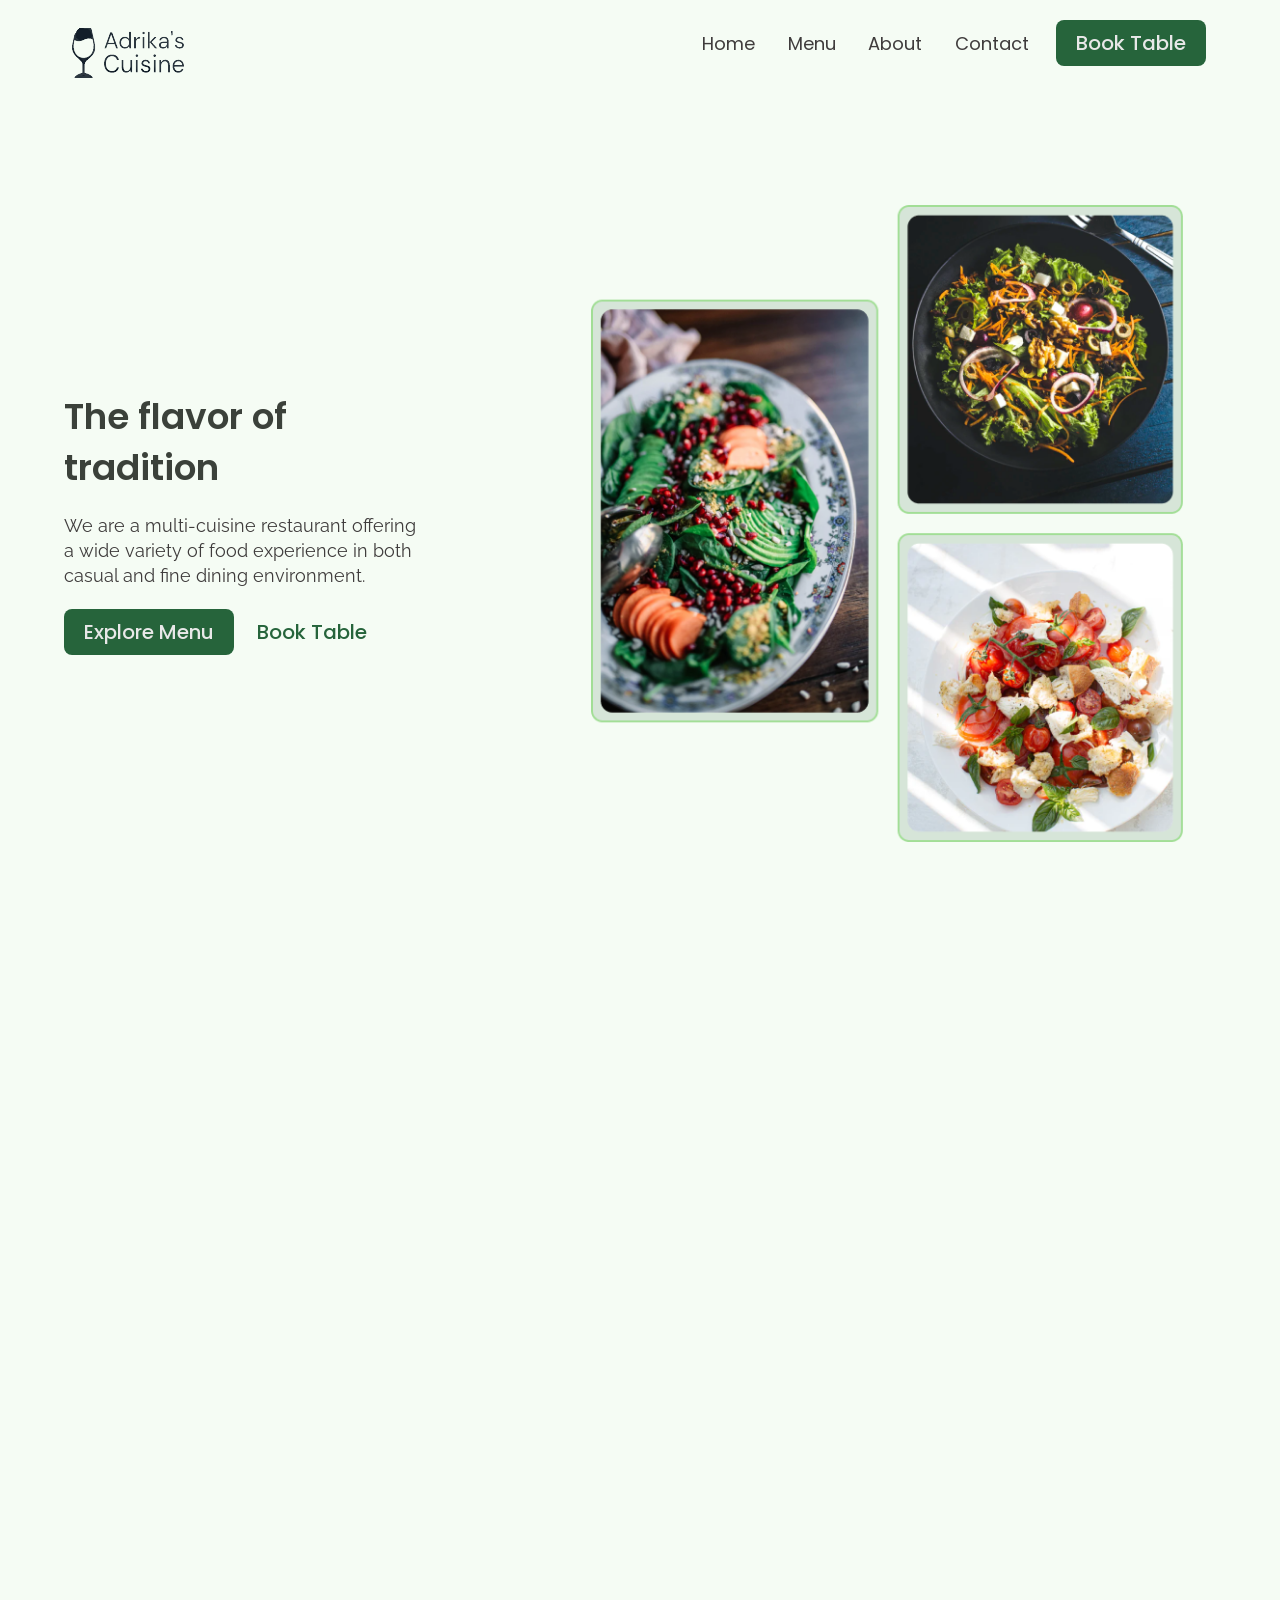
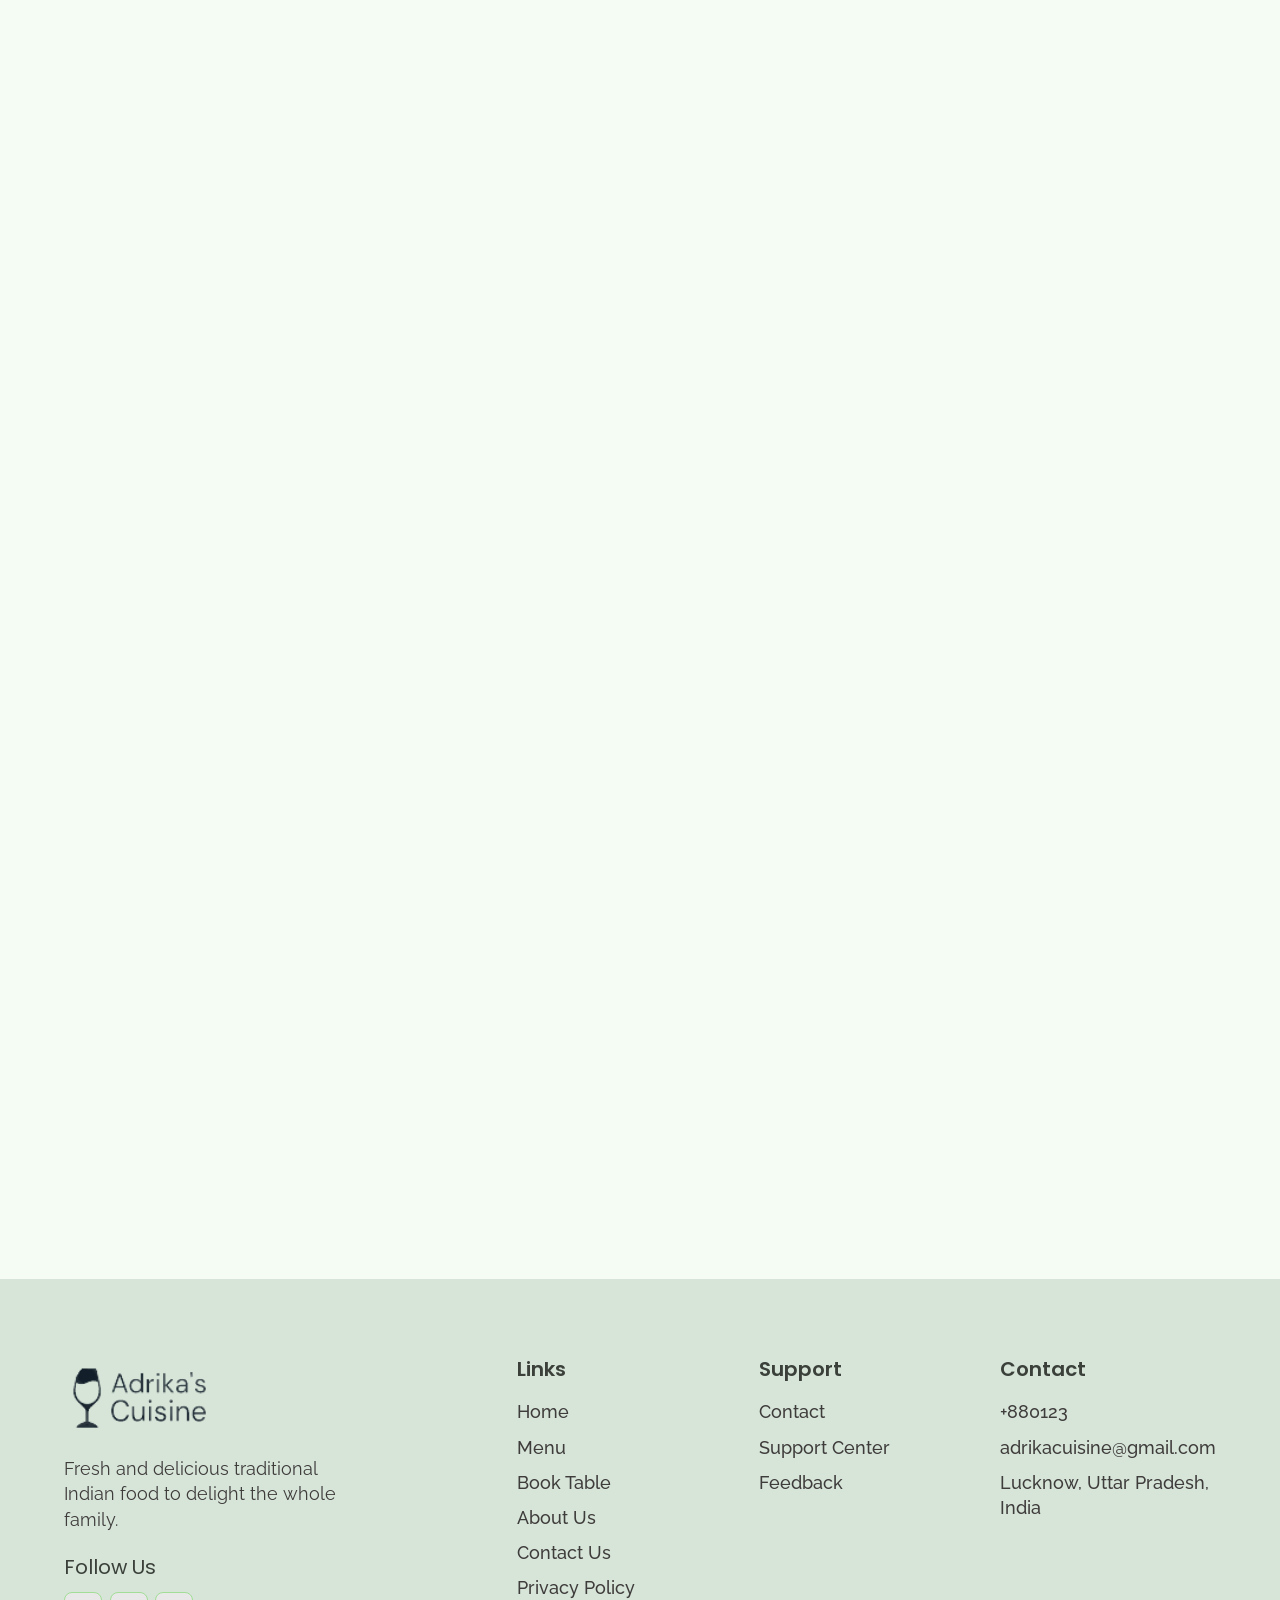
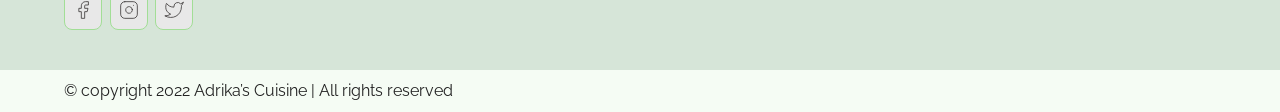
<file: index.html>
<!DOCTYPE html>
<html lang="en">
<head>
    <meta charset="UTF-8">
    <meta http-equiv="X-UA-Compatible" content="IE=edge">
    <meta name="viewport" content="width=device-width, initial-scale=1.0">
    <title>Adrika's Cuisine</title>
    <link rel="stylesheet" href="./reset.css">
    <link rel="stylesheet" href="./globalStyles.css">
    <link rel="stylesheet" href="./components.css">
    <link rel="shortcut icon" href="./images/favicon.ico" type="image/x-icon">
    <!-- aos css -->
    <link rel="stylesheet" href="https://unpkg.com/aos@next/dist/aos.css" />
    <link rel="stylesheet" href="./home.css">

</head>

<body>
    <!-- Nav section -->
    <div class="nav">
        <div class="container">
            <div class="nav__wrapper">
                <a href="./index.html" class="logo">
                    <img src="./images/logo11.png" alt="Adrika's Cuisine">
                </a>
                <nav>
                    <div class="nav__icon">
                        <svg
                         xmlns="http://www.w3.org/2000/svg"
                         width="24"
                         height="24"
                         viewBox="0 0 24 24"
                         fill="none"
                         stroke="currentColor"
                         stroke-width="2"
                         stroke-linecap="round"
                         stroke-linejoin="round">
                         <line x1="3" y1="12" x2="21" y2="12" />
                         <line x1="3" y1="6" x2="21" y2="6" />
                         <line x1="3" y1="18" x2="21" y2="18" />
                        </svg>
                    </div>
                    <div class="nav__bgOverlay"></div>
                    <ul class="nav__list">
                        <div class="nav__close">
                            <svg 
                                xmlns="http://www.w3.org/2000/svg"
                                width="24"
                                height="24"
                                viewBox="0 0 24 24"
                                fill="none"
                                stroke="currentColor"
                                stroke-width="2"
                                stroke-linecap="round"
                                stroke-linejoin="round">
                                <line x1="18" y1="6" x2="6" y2="18" />
                                <line x1="6" y1="6" x2="18" y2="18" />
                            </svg>
                        </div>
                        <div class="nav__list__wrapper">
                            <li><a href="./index.html" class="nav__link">Home</a></li>
                            <li><a href="./menu.html" class="nav__link">Menu</a></li>
                            <li><a href="./about.html" class="nav__link">About</a></li>
                            <li><a href="./contact.html" class="nav__link">Contact</a></li>
                            <li><a href="./booking.html" class="btn primary-btn">Book Table</a></li>
                        </div>
                    </ul>
                </nav>
            </div>
        </div>
    </div>
    <!-- End Nav section -->
    
    <!-- Hero Section -->
    <section id="hero">
        <div class="container">
            <div class="hero__wrapper">
                <div class="hero__left" data-aos="fade-left">
                    <div class="hero__left__wrapper">
                        <h1 class="hero__heading">The flavor of tradition</h1>
                        <p class="hero__info">We are a multi-cuisine restaurant offering a wide variety of food experience in both casual and fine dining environment.</p>
                        <div class="button__wrapper">
                            <a href="#" class="btn primary-btn">Explore Menu</a>
                            <a href="#" class="btn">Book Table</a>
                        </div>
                    </div>
                </div>
                <div class="hero__right" data-aos="fade-right">
                    <div class="hero__imgWrapper">
                        <img src="./images/heroImg.png" alt="food img">
                    </div>
                </div>
            </div>
        </div>
    </section>
    <!-- End Hero Section -->

    <!-- Store Info Section -->
    <section id="storeInfo" data-aos="fade-up">
        <div class="container">
            <div class="storeInfo__wrapper">
                <div class="storeInfo__item">
                    <div class="storeInfo__icon">
                        <img src="./images/wall-clock-icon.svg" alt="icon">
                    </div>
                    <h3 class="storeInfo__title">
                        10 AM - 7 PM
                    </h3>
                    <p class="storeInfo__text">
                        Opening Hour
                    </p>
                </div>
                <div class="storeInfo__item">
                    <div class="storeInfo__icon">
                        <img src="./images/address-icon.svg" alt="icon">
                    </div>
                    <h3 class="storeInfo__title">
                        Lucknow, Uttar Pradesh
                    </h3>
                    <p class="storeInfo__text">
                        Address
                    </p>
                </div>
                <div class="storeInfo__item">
                    <div class="storeInfo__icon">
                        <img src="./images/phone-icon.svg" alt="icon">
                    </div>
                    <h3 class="storeInfo__title">
                        +88012434
                    </h3>
                    <p class="storeInfo__text">
                        Call Now
                    </p>
                </div>
            </div>
        </div>
    </section>
    <!-- End Store Info Section -->

    <!-- Our Specials Section -->
    <section id="ourSpecials">
        <div class="container">
            <div class="ourSpecials__wrapper">
                <div class="ourSpecials__left" data-aos="fade-right">
                    <div class="ourSpecials__item">
                        <div class="ourSpecials__item__img">
                            <img src="./images/food-3.png" alt="food img">
                        </div>
                        <h2 class="ourSpecials__item__title">Sweet Potato Fries Bowl</h2>
                        <h3 class="ourSpecials__item__price">$18</h3>
                        <div class="ourSpecials__item__stars">
                            <img src="./images/3star.png" alt="3stars">
                        </div>
                        <p class="ourSpecials__item__text">
                            These Sweet Potato Fries bowl are a glorious, messy plate of goodness. Crispy sweet potato fries loaded with lots of fresh summer vegetables and a lime ranch. By adding a seasoning blend with chipotle powder, garlic, and onion, these spicy sweet potato fries are full of flavor.
                        </p>
                    </div>
                    <div class="ourSpecials__item">
                        <div class="ourSpecials__item__img">
                            <img src="./images/food-1.png" alt="food img">
                        </div>
                        <h2 class="ourSpecials__item__title">Vegan Salad Bowl</h2>
                        <h3 class="ourSpecials__item__price">$18</h3>
                        <div class="ourSpecials__item__stars">
                            <img src="./images/3star.png" alt="3stars">
                        </div>
                        <p class="ourSpecials__item__text">
                            Vegan salad bowl are immensely satisfying with any combination of whole grains, pulses, noodles, raw or cooked fruits, and veggies all topped off with a delicious sauce or dressing – each bite is an explosion of flavors and textures.
                        </p>
                    </div>
                </div>
                <div class="ourSpecials__right" data-aos="fade-left">
                    <h2 class="ourSpecials__title">Our Specials</h2>
                    <p class="ourSpecials__text">
                        All of our food is prepared daily at our restaurants to ensure the highest quality, freshest meals are delivered to our customers
                    </p>
                    <a href="./booking.html" class="btn primary-btn">Book Table</a>
                </div>
            </div>
        </div>
    </section>
    <!-- End Our Specials Section -->

    <!-- Top Dishes -->
    <section id="dishGrid" data-aos="fade-up">
        <div class="container">
            <h2 class="dishGrid__title">
                Top Dishes
            </h2>
            <div class="dishGrid__wrapper">
                <div class="dishGrid__item">
                    <div class="dishGrid__item__img">
                        <img src="./images/food-1.png" alt="food img">
                    </div>
                    <div class="dishGrid__item__info">
                        <h3 class="dishGrid__item__title">
                            Vegan Salad Bowl
                        </h3>
                        <h3 class="dishGrid__item__price">$13</h3>
                        <div class="dishGrid__item__stars">
                            <img src="./images/3star.png" alt="3 stars">
                        </div>
                    </div>
                </div>
                <div class="dishGrid__item">
                    <div class="dishGrid__item__img">
                        <img src="./images/food-2.png" alt="food img">
                    </div>
                    <div class="dishGrid__item__info">
                        <h3 class="dishGrid__item__title">
                            Vegan Pesto Zoodles
                        </h3>
                        <h3 class="dishGrid__item__price">$13</h3>
                        <div class="dishGrid__item__stars">
                            <img src="./images/3star.png" alt="3 stars">
                        </div>
                    </div>
                </div>
                <div class="dishGrid__item">
                    <div class="dishGrid__item__img">
                        <img src="./images/food-7.png" alt="food img">
                    </div>
                    <div class="dishGrid__item__info">
                        <h3 class="dishGrid__item__title">
                            Hot Green Bowl
                        </h3>
                        <h3 class="dishGrid__item__price">$13</h3>
                        <div class="dishGrid__item__stars">
                            <img src="./images/3star.png" alt="3 stars">
                        </div>
                    </div>
                </div>
            </div>
        </div>
    </section>
    <!-- End Top Dishes -->

    <!-- Discount Section -->
    <section id="discount" data-aos="fade-up">
        <div class="container">
            <div class="discount__wrapper">
                <div class="discount__images">
                    <div class="discount__img1">
                        <img src="./images/food-5.png" alt="food img">
                    </div>
                    <div class="discount__img2">
                        <img src="./images/food-4.png" alt="food img">
                    </div>
                    <div class="discount__img3">
                        <img src="./images/food-3.png" alt="food img">
                    </div>
                </div>
                <div class="discount__info">
                    <h3 class="discount__text">20% OFF</h3>
                    <h3 class="discount__title">On our Popular Dishes</h3>
                    <h3 class="discount__price">
                        <span class="discount__oldPrice">$45</span>
                        <span class="discount__newPrice">$35</span>
                    </h3>
                    <div class="discount__stars">
                        <img src="./images/3star.png" alt="3 stars">
                    </div>
                    <a href="./booking.html" class="btn primary-btn">Book Table</a>
                </div>
            </div>
        </div>
    </section>
    <!-- End of Discount Section -->

    <!-- Events Media section -->
    <section id="eventsMedia" data-aos="fade-up">
        <div class="container">
            <div class="eventsMedia__wrapper">
                <div class="eventsMedia__1">
                    <img src="./images/eventsMedia1.png" alt="events">
                    <a href="#" class="eventsMedia__1__playButton">
                        <img src="./images/playIcon.svg" alt="play button">
                    </a>
                </div>
                <div class="eventsMedia__2">
                    <img src="./images/eventsMedia2.png" alt="events">
                </div>
            </div>
        </div>
    </section>
    <!-- End of Events Media section -->

    <!-- Events Info section -->
    <section id="eventsInfo">
        <div class="container">
            <div class="eventsInfo__wrapper">
                <div class="eventsInfo__left">
                    <div class="eventsInfo__item" data-aos="fade-right">
                        <div class="eventsInfo__item__img">
                            <img src="./images/event-corporate.png" alt="events">
                        </div>
                        <div class="eventsInfo__item__info">
                            <h2 class="eventsInfo__item__title">Corporate Events</h2>
                            <p class="eventsInfo__item__text">
                                Adrika's Cuisine is the perfect venue for your corporate events. We specialize in private parties.
                            </p>
                        </div>
                    </div>
                    <div class="eventsInfo__item" data-aos="fade-right">
                        <div class="eventsInfo__item__img">
                            <img src="./images/event-weedings.png" alt="events">
                        </div>
                        <div class="eventsInfo__item__info">
                            <h2 class="eventsInfo__item__title">Weddings</h2>
                            <p class="eventsInfo__item__text">
                                Adrika's Cuisine offers an intimately unique wedding experience set in a spectacular setting that is sophisticated and comfortable.
                            </p>
                        </div>
                    </div>
                </div>
                <div class="eventsInfo__right"  data-aos="fade-up">
                    <h2 class="eventsInfo__title">
                        Book For Events
                    </h2>
                    <p class="eventsInfo__text">
                        Book your private event or corporate function at Adrika's cuisine to experience a truly unique experience.
                    </p>
                    <a href="./contact.html" class="btn primary-btn">Contact Now</a>
                </div>
            </div>
        </div>
    </section>
    <!-- End of Events Info section -->

    <!-- Why us section -->
    <section id="whyUs">
        <div class="container">
            <div class="whyUs__wrapper">
                <div class="whyUs__left" data-aos="fade-right">
                    <h2 class="whyUs__title">Why Choose Our Food</h2>
                    <p class="whyUs__text">
                        Quality of Service, Food, Ambiance, and Value of Money are the primary elements for choosing a restaurant. Adrika's Cuisine is one of the most exquisite fine-dining restaurant in Lucknow with a captivating view of the City of Nawabs, perfect ambiance, and scrumptious food.
                    </p>
                </div>
                <div class="whyUs__right" data-aos="fade-left">
                    <div class="whyUs__items__wrapper">
                        <div class="whyUs__item">
                            <div class="whyUs__item__icon">
                                <img src="./images/whyUs-icon1.svg" alt="quality food">
                            </div>
                            <p class="whyUs__item__text">Quality Food</p>
                        </div>
                        <div class="whyUs__item">
                            <div class="whyUs__item__icon">
                                <img src="./images/whyUs-icon2.svg" alt="classical taste">
                            </div>
                            <p class="whyUs__item__text">Classical Taste</p>
                        </div>
                        <div class="whyUs__item">
                            <div class="whyUs__item__icon">
                                <img src="./images/whyUs-icon3.svg" alt="Skilled Chef">
                            </div>
                            <p class="whyUs__item__text">Skilled Chef</p>
                        </div>
                        <div class="whyUs__item">
                            <div class="whyUs__item__icon">
                                <img src="./images/whyUs-icon4.svg" alt="Best Service">
                            </div>
                            <p class="whyUs__item__text">Best Service</p>
                        </div>
                    </div>
                </div>
            </div>
        </div>
    </section>
    <!-- End of Why us section -->

    <!-- Testimonial section -->
    <section id="testimonial">
        <div class="container">
            <div class="testimonial__wrapper">
                <h2 class="testimonial__title" data-aos="fade-up">What Our Customers Say</h2>
                <div class="testimonial__items__wrapper">
                    <div class="testimonial__item" data-aos="fade-right">
                        <div class="testimonial__item__img">
                            <img src="./images/testimonial_img1.jpg" alt="Shreya">
                        </div>
                        <div class="testimonial__item__info">
                            <h3 class="testimonial__item__name">Shreya</h3>
                            <div class="testimonial__item__stars">
                                <img src="./images/3star.png" alt="stars">
                            </div>
                            <p class="testimonial__item__text">
                                “Visited Adrika’s Cuisine with friends last Sunday. Really lovely meal and very warm welcome – we would recommend this lovely restaurant and will try to go back again”
                            </p>
                        </div>
                    </div>
                    <div class="testimonial__item" data-aos="fade-left">
                        <div class="testimonial__item__img">
                            <img src="./images/testimonial_img2.jpg" alt="Anaya">
                        </div>
                        <div class="testimonial__item__info">
                            <h3 class="testimonial__item__name">Anaya</h3>
                            <div class="testimonial__item__stars">
                                <img src="./images/3star.png" alt="stars">
                            </div>
                            <p class="testimonial__item__text">
                                “From start to finish, it was a lovely experience. Hostess was very pleasant, wait staff John was wonderful and attentive, food was plentiful and delicious, and the desserts were out of this world”
                            </p>
                        </div>
                    </div>
                    <div class="testimonial__item" data-aos="fade-right">
                        <div class="testimonial__item__img">
                            <img src="./images/testimonial_img3.jpg" alt="Dityaa">
                        </div>
                        <div class="testimonial__item__info">
                            <h3 class="testimonial__item__name">Dityaa</h3>
                            <div class="testimonial__item__stars">
                                <img src="./images/3star.png" alt="stars">
                            </div>
                            <p class="testimonial__item__text">
                                “A warm and friendly welcome with fantastic customer service. Always great, tasty food served piping hot- just the way we love it . Would definitely recommend. We have been visiting this place repeatedly and it's consistently exceeded our expectations”
                            </p>
                        </div>
                    </div>
                    <div class="testimonial__item" data-aos="fade-left">
                        <div class="testimonial__item__img">
                            <img src="./images/testimonial_img4.jpg" alt="Nitara">
                        </div>
                        <div class="testimonial__item__info">
                            <h3 class="testimonial__item__name">Nitara</h3>
                            <div class="testimonial__item__stars">
                                <img src="./images/3star.png" alt="stars">
                            </div>
                            <p class="testimonial__item__text">
                                “I would just like to say thank you for the excellent service we received in your restaurant last night. Although the place was very busy we still had an excellent time and really appreciated the live entertainment too!”
                            </p>
                        </div>
                    </div>
                </div>
            </div>
        </div>
    </section>
    <!-- End Testimonial section -->

    <!-- Newsletter section -->
    <section id="newsletter" data-aos="fade-up">
        <div class="container">
            <div class="newsletter__wrapper">
                <div class="newsletter__info">
                    <h3 class="newsletter__title">Join Our Newsletter</h3>
                    <p class="newsletter__text">Get notified with the latest news and recent offers from the “Adrika’s Cuisine”</p>
                </div>
                <div class="newsletter__form">
                    <form>
                        <label for="email">
                            <input type="email" placeholder="Your Email Address">
                        </label>
                        <button type="submit">Join</button>
                    </form>
                </div>
            </div>
        </div>
    </section>
    <!-- End Newsletter section -->

    <!-- Footer -->
    <footer>
        <div class="container">
            <div class="footer__wrapper">
                <div class="footer__col1">
                    <div class="footer__logo">
                        <img src="./images/logo11.png" alt="Adrika's Cuisine">
                    </div>
                    <p class="footer__desc">
                      Fresh and delicious traditional Indian food to delight the whole family.
                    </p>
                    <div class="footer__socials">
                        <h4 class="footer__socials__title">Follow Us</h4>
                        <ol>
                            <li>
                                <a href="#">
                                    <svg xmlns="http://www.w3.org/2000/svg"
                                        width="24"
                                        height="24"
                                        viewBox="0 0 24 24"
                                        fill="none"
                                        stroke="currentColor"
                                        stroke-width="1"
                                        stroke-linecap="round"
                                        stroke-linejoin="round"
                                    >
                                        <path d="M18 2h-3a5 5 0 0 0-5 5v3H7v4h3v8h4v-8h3l1-4h-4V7a1 1 0 0 1 1-1h3z" />
                                    </svg>
                                </a>
                            </li>
                            <li>
                                <a href="#">
                                    <svg
                                          xmlns="http://www.w3.org/2000/svg"
                                          width="24"
                                          height="24"
                                          viewBox="0 0 24 24"
                                          fill="none"
                                          stroke="currentColor"
                                          stroke-width="1"
                                          stroke-linecap="round"
                                          stroke-linejoin="round"
                                    >
                                          <rect x="2" y="2" width="20" height="20" rx="5" ry="5" />
                                          <path d="M16 11.37A4 4 0 1 1 12.63 8 4 4 0 0 1 16 11.37z" />
                                          <line x1="17.5" y1="6.5" x2="17.51" y2="6.5" />
                                    </svg>
                                </a>
                            </li>
                            <li>
                                <a href="#">
                                    <svg
                                      xmlns="http://www.w3.org/2000/svg"
                                      width="24"
                                      height="24"
                                      viewBox="0 0 24 24"
                                      fill="none"
                                      stroke="currentColor"
                                      stroke-width="1"
                                      stroke-linecap="round"
                                      stroke-linejoin="round"
                                    >
                                      <path d="M23 3a10.9 10.9 0 0 1-3.14 1.53 4.48 4.48 0 0 0-7.86 3v1A10.66 10.66 0 0 1 3 4s-4 9 5 13a11.64 11.64 0 0 1-7 2c9 5 20 0 20-11.5a4.5 4.5 0 0 0-.08-.83A7.72 7.72 0 0 0 23 3z" />
                                    </svg>
                                </a>
                            </li>
                        </ol>
                    </div>
                </div>
                <div class="footer__col2">
                    <h3 class="footer__text__title">
                        Links
                    </h3>
                    <ol class="footer__text">
                        <li>
                            <a href="./index.html">Home</a>
                        </li>
                        <li>
                            <a href="./menu.html">Menu</a>
                        </li>
                        <li>
                            <a href="./booking.html">Book Table</a>
                        </li>
                        <li>
                            <a href="./about.html">About Us</a>
                        </li>
                        <li>
                            <a href="./contact.html">Contact Us</a>
                        </li>
                        <li>
                            <a href="#">Privacy Policy</a>
                        </li>
                    </ol>
                </div>
                <div class="footer__col3">
                    <h3 class="footer__text__title">
                        Support
                    </h3>
                    <ol class="footer__text">
                        <li>
                            <a href="./contact.html">Contact</a>
                        </li>
                        <li>
                            <a href="#">Support Center</a>
                        </li>
                        <li>
                            <a href="#">Feedback</a>
                        </li>
                    </ol>
                </div>
                <div class="footer__col4">
                    <h3 class="footer__text__title">
                        Contact
                    </h3>
                    <ol class="footer__text">
                        <li>
                            <a href="tel:+880123">+880123</a>
                        </li>
                        <li>
                            <a href="mailto:adrikacuisine@gmail.com">adrikacuisine@gmail.com</a>
                        </li>
                        <li>
                            <a href="#">Lucknow, Uttar Pradesh, India</a>
                        </li>
                    </ol>
                </div>
            </div>
        </div>
    </footer>
    <div id="copyright">
        <div class="container">
            <p class="copyright__text">
                © copyright 2022 Adrika’s Cuisine | All rights reserved
            </p>
        </div>
    </div>
    <!-- End Footer -->

    <!-- aos script -->
    <script src="https://unpkg.com/aos@next/dist/aos.js"></script>
    <!-- custom script -->
    <script src="./main.js"></script>
</body>

</html>
</file>
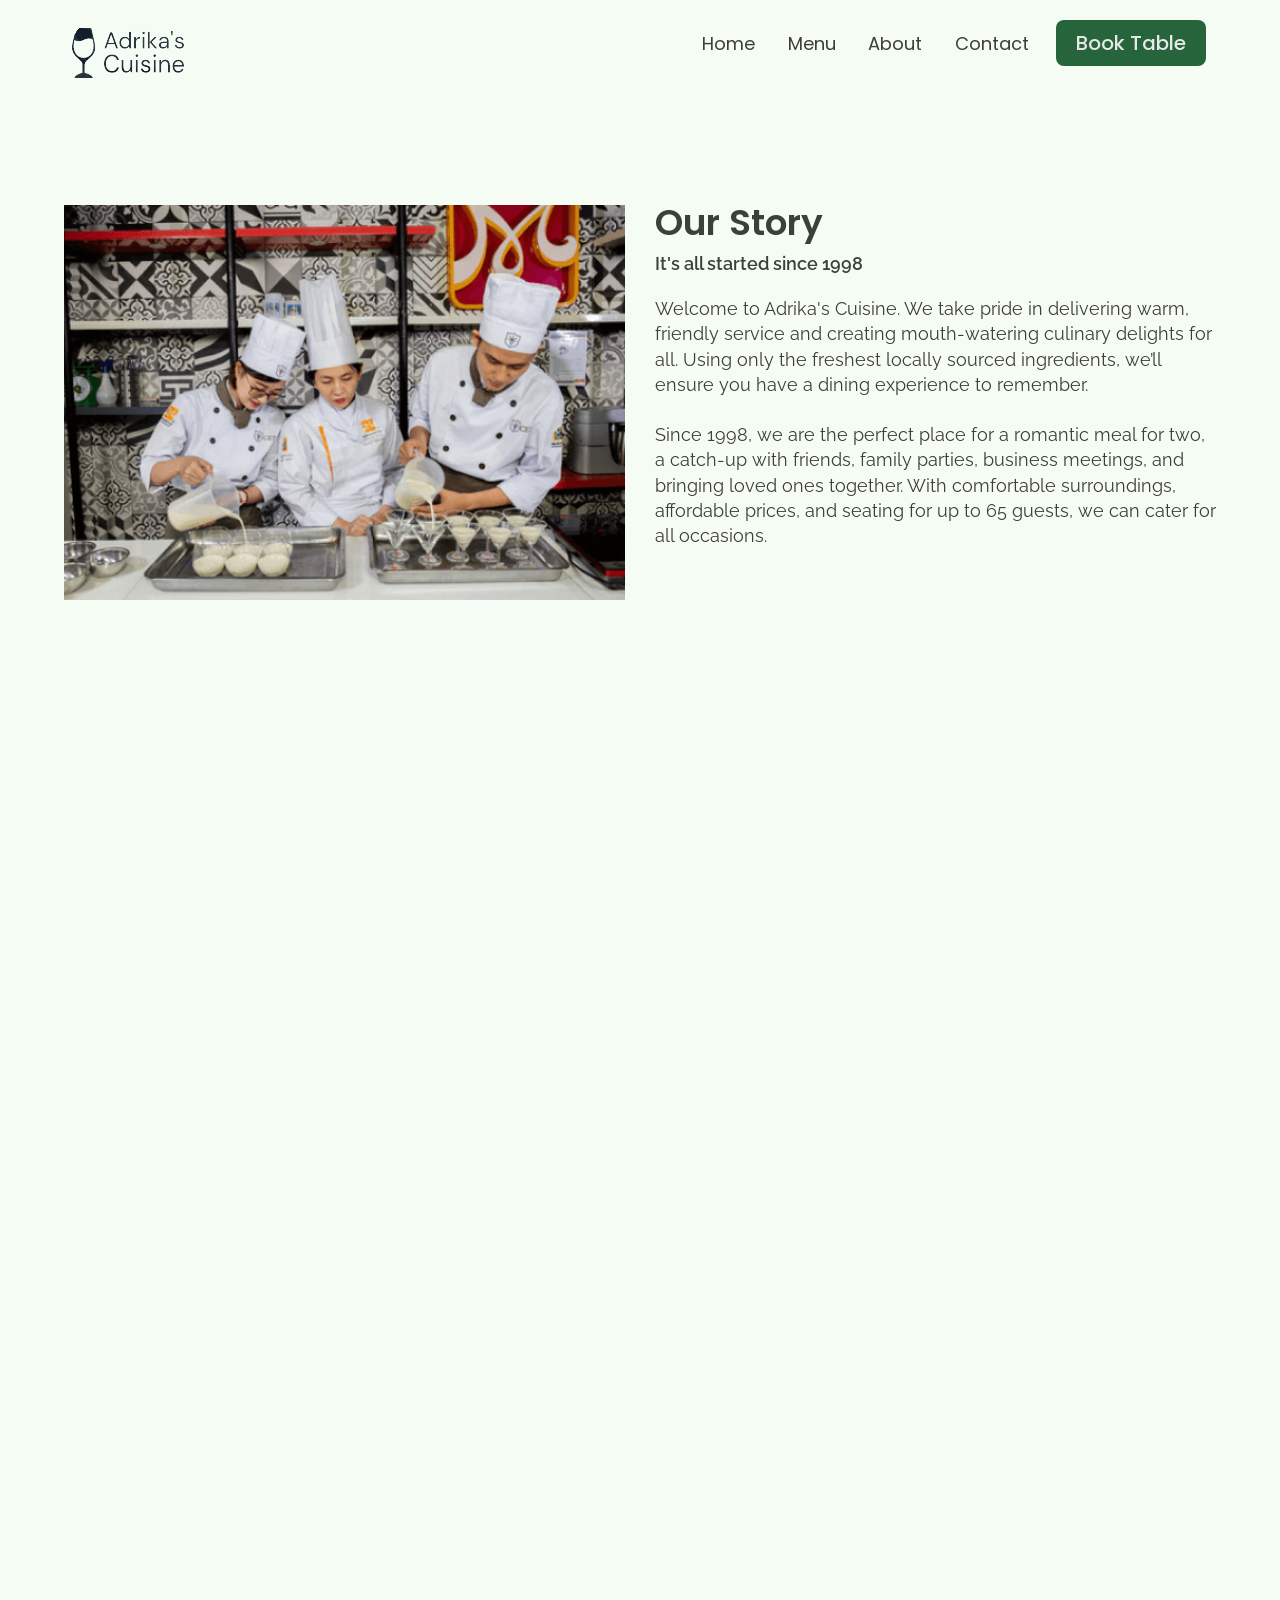
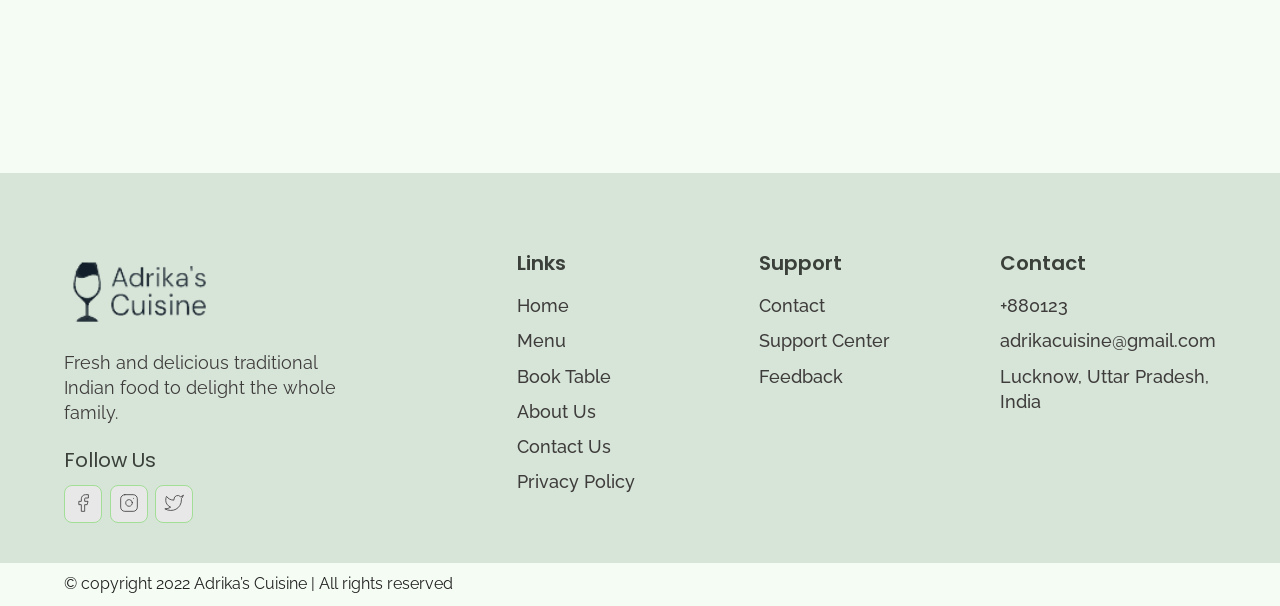
<file: about.html>
<!DOCTYPE html>
<html lang="en">
<head>
    <meta charset="UTF-8">
    <meta http-equiv="X-UA-Compatible" content="IE=edge">
    <meta name="viewport" content="width=device-width, initial-scale=1.0">
    <title>About  |  Adrika's Cuisine</title>
    <link rel="stylesheet" href="./reset.css">
    <link rel="stylesheet" href="./globalStyles.css">
    <link rel="stylesheet" href="./components.css">
    <link rel="stylesheet" href="./about.css">
    <link rel="shortcut icon" href="./images/favicon.ico" type="image/x-icon">
    <!-- aos css -->
    <link rel="stylesheet" href="https://unpkg.com/aos@next/dist/aos.css" />

</head>

<body>
    <!-- Nav section -->
    <div class="nav">
        <div class="container">
            <div class="nav__wrapper">
                <a href="./index.html" class="logo">
                    <img src="./images/logo11.png" alt="Adrika's Cuisine">
                </a>
                <nav>
                    <div class="nav__icon">
                        <svg
                         xmlns="http://www.w3.org/2000/svg"
                         width="24"
                         height="24"
                         viewBox="0 0 24 24"
                         fill="none"
                         stroke="currentColor"
                         stroke-width="2"
                         stroke-linecap="round"
                         stroke-linejoin="round">
                         <line x1="3" y1="12" x2="21" y2="12" />
                         <line x1="3" y1="6" x2="21" y2="6" />
                         <line x1="3" y1="18" x2="21" y2="18" />
                        </svg>
                    </div>
                    <div class="nav__bgOverlay"></div>
                    <ul class="nav__list">
                        <div class="nav__close">
                            <svg 
                                xmlns="http://www.w3.org/2000/svg"
                                width="24"
                                height="24"
                                viewBox="0 0 24 24"
                                fill="none"
                                stroke="currentColor"
                                stroke-width="2"
                                stroke-linecap="round"
                                stroke-linejoin="round">
                                <line x1="18" y1="6" x2="6" y2="18" />
                                <line x1="6" y1="6" x2="18" y2="18" />
                            </svg>
                        </div>
                        <div class="nav__list__wrapper">
                            <li><a href="./index.html" class="nav__link">Home</a></li>
                            <li><a href="./menu.html" class="nav__link">Menu</a></li>
                            <li><a href="./about.html" class="nav__link">About</a></li>
                            <li><a href="./contact.html" class="nav__link">Contact</a></li>
                            <li><a href="./booking.html" class="btn primary-btn">Book Table</a></li>
                        </div>
                    </ul>
                </nav>
            </div>
        </div>
    </div>
    <!-- End Nav section -->
    
    <!-- Our Story section -->
    <section id="ourStory">
        <div class="container">
            <div class="ourStory__wrapper">
                <div class="ourStory__img" data-aos="fade-right">
                    <img src="./images/ourStoryImg.png" alt="Adrika’s Cuisine">
                </div>
                <div class="ourStory__info" data-aos="fade-left">
                    <h3 class="ourStory__title">
                        Our Story
                    </h3>
                    <p class="ourStory__subtitle">
                        It's all started since 1998
                    </p>
                    <p class="ourStory__text">
                        Welcome to Adrika's Cuisine. We take pride in delivering warm, friendly service and creating mouth-watering culinary delights for all. Using only the freshest locally sourced ingredients, we’ll ensure you have a dining experience to remember.
                        <br><br>
                        Since 1998, we are the perfect place for a romantic meal for two, a catch-up with friends, family parties, business meetings, and bringing loved ones together. With comfortable surroundings, affordable prices, and seating for up to 65 guests, we can cater for all occasions.
                    </p>
                </div>
            </div>
        </div>
    </section>
    <!-- End Our Story section -->

    <!-- Our goals -->
    <section id="ourGoals">
        <div class="container">
            <div class="ourGoals__info" data-aos="fade-down">
                <h3 class="ourGoals__title">
                    Our Goals
                </h3>
                <p class="ourGoals__text">
                    We shall sell delicious and remarkable food and beverages that meet the highest quality, freshness, and seasonality criteria while combining modern-creative and classic cooking traditions. By showcasing warmth, graciousness, efficiency, skill, professionalism, and integrity in our work, we will continually serve our consumers with exceptional service. To have every customer who comes through our doors leave impressed by their experience at Adrika's Cuisine and excited to come back again.
                </p>
            </div>
            <div class="ourGoals__imgs__wrapper" data-aos="fade-up">
                <div class="ourGoals__img1">
                    <img src="./images/ourGoals_img1.png" alt="img">
                </div>
                <div class="ourGoals__img2">
                    <img src="./images/ourGoals_img2.png" alt="img">
                </div>
                <div class="ourGoals__img3">
                    <img src="./images/ourGoals_img3.png" alt="img">
                </div>
            </div>
        </div>
    </section>
    <!-- End Our goals -->

    <!-- Footer -->
    <footer>
        <div class="container">
            <div class="footer__wrapper">
                <div class="footer__col1">
                    <div class="footer__logo">
                        <img src="./images/logo11.png" alt="Adrika's Cuisine">
                    </div>
                    <p class="footer__desc">
                      Fresh and delicious traditional Indian food to delight the whole family.
                    </p>
                    <div class="footer__socials">
                        <h4 class="footer__socials__title">Follow Us</h4>
                        <ol>
                            <li>
                                <a href="#">
                                    <svg xmlns="http://www.w3.org/2000/svg"
                                        width="24"
                                        height="24"
                                        viewBox="0 0 24 24"
                                        fill="none"
                                        stroke="currentColor"
                                        stroke-width="1"
                                        stroke-linecap="round"
                                        stroke-linejoin="round"
                                    >
                                        <path d="M18 2h-3a5 5 0 0 0-5 5v3H7v4h3v8h4v-8h3l1-4h-4V7a1 1 0 0 1 1-1h3z" />
                                    </svg>
                                </a>
                            </li>
                            <li>
                                <a href="#">
                                    <svg
                                          xmlns="http://www.w3.org/2000/svg"
                                          width="24"
                                          height="24"
                                          viewBox="0 0 24 24"
                                          fill="none"
                                          stroke="currentColor"
                                          stroke-width="1"
                                          stroke-linecap="round"
                                          stroke-linejoin="round"
                                    >
                                          <rect x="2" y="2" width="20" height="20" rx="5" ry="5" />
                                          <path d="M16 11.37A4 4 0 1 1 12.63 8 4 4 0 0 1 16 11.37z" />
                                          <line x1="17.5" y1="6.5" x2="17.51" y2="6.5" />
                                    </svg>
                                </a>
                            </li>
                            <li>
                                <a href="#">
                                    <svg
                                      xmlns="http://www.w3.org/2000/svg"
                                      width="24"
                                      height="24"
                                      viewBox="0 0 24 24"
                                      fill="none"
                                      stroke="currentColor"
                                      stroke-width="1"
                                      stroke-linecap="round"
                                      stroke-linejoin="round"
                                    >
                                      <path d="M23 3a10.9 10.9 0 0 1-3.14 1.53 4.48 4.48 0 0 0-7.86 3v1A10.66 10.66 0 0 1 3 4s-4 9 5 13a11.64 11.64 0 0 1-7 2c9 5 20 0 20-11.5a4.5 4.5 0 0 0-.08-.83A7.72 7.72 0 0 0 23 3z" />
                                    </svg>
                                </a>
                            </li>
                        </ol>
                    </div>
                </div>
                <div class="footer__col2">
                    <h3 class="footer__text__title">
                        Links
                    </h3>
                    <ol class="footer__text">
                        <li>
                            <a href="./index.html">Home</a>
                        </li>
                        <li>
                            <a href="./menu.html">Menu</a>
                        </li>
                        <li>
                            <a href="./booking.html">Book Table</a>
                        </li>
                        <li>
                            <a href="./about.html">About Us</a>
                        </li>
                        <li>
                            <a href="./contact.html">Contact Us</a>
                        </li>
                        <li>
                            <a href="#">Privacy Policy</a>
                        </li>
                    </ol>
                </div>
                <div class="footer__col3">
                    <h3 class="footer__text__title">
                        Support
                    </h3>
                    <ol class="footer__text">
                        <li>
                            <a href="./contact.html">Contact</a>
                        </li>
                        <li>
                            <a href="#">Support Center</a>
                        </li>
                        <li>
                            <a href="#">Feedback</a>
                        </li>
                    </ol>
                </div>
                <div class="footer__col4">
                    <h3 class="footer__text__title">
                        Contact
                    </h3>
                    <ol class="footer__text">
                        <li>
                            <a href="tel:+880123">+880123</a>
                        </li>
                        <li>
                            <a href="mailto:adrikacuisine@gmail.com">adrikacuisine@gmail.com</a>
                        </li>
                        <li>
                            <a href="#">Lucknow, Uttar Pradesh, India</a>
                        </li>
                    </ol>
                </div>
            </div>
        </div>
    </footer>
    <div id="copyright">
        <div class="container">
            <p class="copyright__text">
                © copyright 2022 Adrika’s Cuisine | All rights reserved
            </p>
        </div>
    </div>
    <!-- End Footer -->

    <!-- aos script -->
    <script src="https://unpkg.com/aos@next/dist/aos.js"></script>
    <!-- custom script -->
    <script src="./main.js"></script>
</body>

</html>
</file>
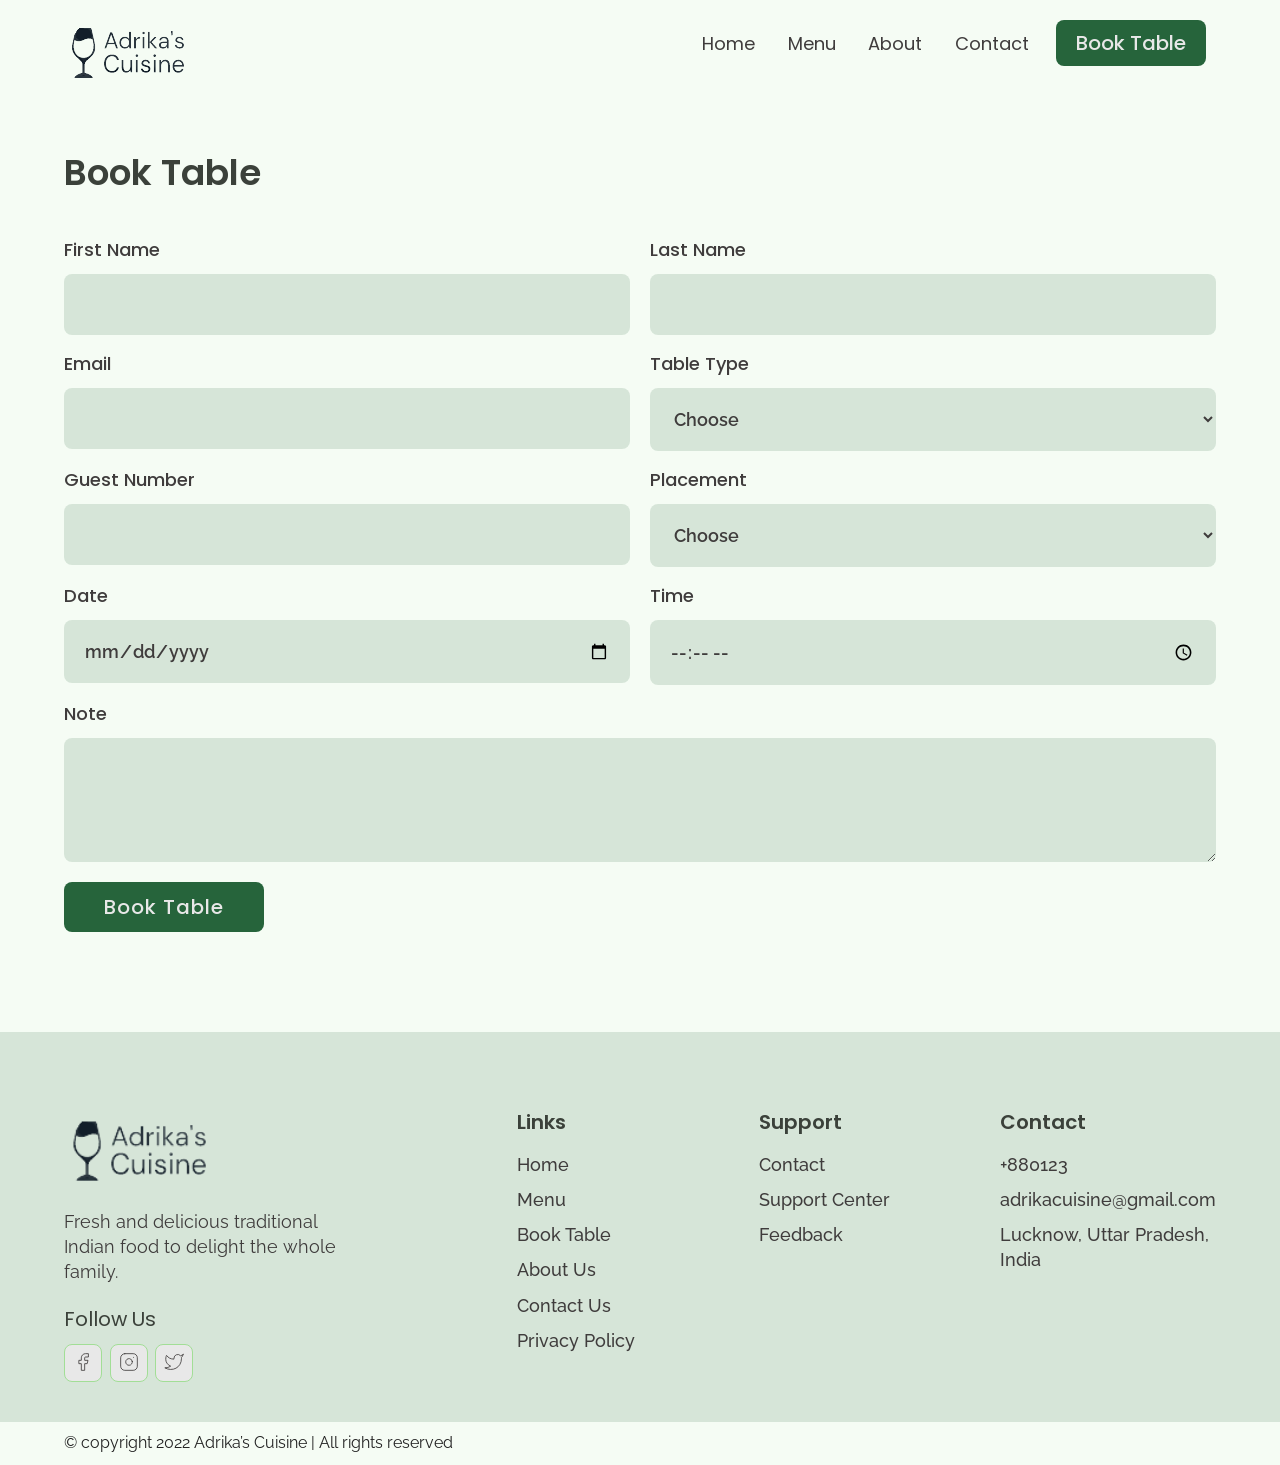
<file: booking.html>
<!DOCTYPE html>
<html lang="en">
<head>
    <meta charset="UTF-8">
    <meta http-equiv="X-UA-Compatible" content="IE=edge">
    <meta name="viewport" content="width=device-width, initial-scale=1.0">
    <title>Booking  |  Adrika's Cuisine</title>
    <link rel="stylesheet" href="./reset.css">
    <link rel="stylesheet" href="./globalStyles.css">
    <link rel="stylesheet" href="./components.css">
    <link rel="shortcut icon" href="./images/favicon.ico" type="image/x-icon">
    <!-- aos css -->
    <link rel="stylesheet" href="https://unpkg.com/aos@next/dist/aos.css" />

</head>

<body>
    <!-- Nav section -->
    <div class="nav">
        <div class="container">
            <div class="nav__wrapper">
                <a href="./index.html" class="logo">
                    <img src="./images/logo11.png" alt="Adrika's Cuisine">
                </a>
                <nav>
                    <div class="nav__icon">
                        <svg
                         xmlns="http://www.w3.org/2000/svg"
                         width="24"
                         height="24"
                         viewBox="0 0 24 24"
                         fill="none"
                         stroke="currentColor"
                         stroke-width="2"
                         stroke-linecap="round"
                         stroke-linejoin="round">
                         <line x1="3" y1="12" x2="21" y2="12" />
                         <line x1="3" y1="6" x2="21" y2="6" />
                         <line x1="3" y1="18" x2="21" y2="18" />
                        </svg>
                    </div>
                    <div class="nav__bgOverlay"></div>
                    <ul class="nav__list">
                        <div class="nav__close">
                            <svg 
                                xmlns="http://www.w3.org/2000/svg"
                                width="24"
                                height="24"
                                viewBox="0 0 24 24"
                                fill="none"
                                stroke="currentColor"
                                stroke-width="2"
                                stroke-linecap="round"
                                stroke-linejoin="round">
                                <line x1="18" y1="6" x2="6" y2="18" />
                                <line x1="6" y1="6" x2="18" y2="18" />
                            </svg>
                        </div>
                        <div class="nav__list__wrapper">
                            <li><a href="./index.html" class="nav__link">Home</a></li>
                            <li><a href="./menu.html" class="nav__link">Menu</a></li>
                            <li><a href="./about.html" class="nav__link">About</a></li>
                            <li><a href="./contact.html" class="nav__link">Contact</a></li>
                            <li><a href="./booking.html" class="btn primary-btn">Book Table</a></li>
                        </div>
                    </ul>
                </nav>
            </div>
        </div>
    </div>
    <!-- End Nav section -->
    
    <!-- Booking section -->
    <section id="form" data-aos="fade-up">
        <div class="container">
            <h3 class="form__title">Book Table</h3>
            <div class="form__wrapper">
                <form name="booking form" netlify>
                    <div class="form__group">
                        <label for="firstName">First Name</label>
                        <input type="text" id="firstName" name="first_name" required>
                    </div>
                    <div class="form__group">
                        <label for="lastName">Last Name</label>
                        <input type="text" id="lastName" name="last_name" required>
                    </div>
                    <div class="form__group">
                        <label for="email">Email</label>
                        <input type="email" id="email" name="email" required>
                    </div>
                    <div class="form__group">
                        <label for="tableType">Table Type</label>
                        <select name="table_type" id="tableType" required>
                            <option selected disabled>Choose</option>
                            <option value="small">Small (2 Persons)</option>
                            <option value="medium">Medium (4 Persons)</option>
                            <option value="large">Large (6 Persons)</option>
                        </select>
                    </div>
                    <div class="form__group">
                        <label for="guestNumber">Guest Number</label>
                        <input type="number" id="guestNumber" name="guest_number" min="1" max="10" required>
                    </div>
                    <div class="form__group">
                        <label for="placement">Placement</label>
                        <select name="placement" id="placement" required>
                            <option selected disabled>Choose</option>
                            <option value="outdoor">Outdoor</option>
                            <option value="indoor">Indoor</option>
                            <option value="rooftop">Rooftop</option>
                        </select>
                    </div>
                    <div class="form__group">
                        <label for="date">Date</label>
                        <input type="date" id="date" name="date" required>
                    </div>
                    <div class="form__group">
                        <label for="time">Time</label>
                        <input type="time" id="time" name="time" required>
                    </div>
                    <div class="form__group form__group__full">
                        <label for="note">Note</label>
                        <textarea name="note" id="note" rows="4" required></textarea>
                    </div>
                    <button type="submit" class="btn primary-btn">Book Table</button>
                </form>
            </div>
        </div>
    </section>
    <!-- End Booking section -->

    <!-- Footer -->
    <footer>
        <div class="container">
            <div class="footer__wrapper">
                <div class="footer__col1">
                    <div class="footer__logo">
                        <img src="./images/logo11.png" alt="Adrika's Cuisine">
                    </div>
                    <p class="footer__desc">
                      Fresh and delicious traditional Indian food to delight the whole family.
                    </p>
                    <div class="footer__socials">
                        <h4 class="footer__socials__title">Follow Us</h4>
                        <ol>
                            <li>
                                <a href="#">
                                    <svg xmlns="http://www.w3.org/2000/svg"
                                        width="24"
                                        height="24"
                                        viewBox="0 0 24 24"
                                        fill="none"
                                        stroke="currentColor"
                                        stroke-width="1"
                                        stroke-linecap="round"
                                        stroke-linejoin="round"
                                    >
                                        <path d="M18 2h-3a5 5 0 0 0-5 5v3H7v4h3v8h4v-8h3l1-4h-4V7a1 1 0 0 1 1-1h3z" />
                                    </svg>
                                </a>
                            </li>
                            <li>
                                <a href="#">
                                    <svg
                                          xmlns="http://www.w3.org/2000/svg"
                                          width="24"
                                          height="24"
                                          viewBox="0 0 24 24"
                                          fill="none"
                                          stroke="currentColor"
                                          stroke-width="1"
                                          stroke-linecap="round"
                                          stroke-linejoin="round"
                                    >
                                          <rect x="2" y="2" width="20" height="20" rx="5" ry="5" />
                                          <path d="M16 11.37A4 4 0 1 1 12.63 8 4 4 0 0 1 16 11.37z" />
                                          <line x1="17.5" y1="6.5" x2="17.51" y2="6.5" />
                                    </svg>
                                </a>
                            </li>
                            <li>
                                <a href="#">
                                    <svg
                                      xmlns="http://www.w3.org/2000/svg"
                                      width="24"
                                      height="24"
                                      viewBox="0 0 24 24"
                                      fill="none"
                                      stroke="currentColor"
                                      stroke-width="1"
                                      stroke-linecap="round"
                                      stroke-linejoin="round"
                                    >
                                      <path d="M23 3a10.9 10.9 0 0 1-3.14 1.53 4.48 4.48 0 0 0-7.86 3v1A10.66 10.66 0 0 1 3 4s-4 9 5 13a11.64 11.64 0 0 1-7 2c9 5 20 0 20-11.5a4.5 4.5 0 0 0-.08-.83A7.72 7.72 0 0 0 23 3z" />
                                    </svg>
                                </a>
                            </li>
                        </ol>
                    </div>
                </div>
                <div class="footer__col2">
                    <h3 class="footer__text__title">
                        Links
                    </h3>
                    <ol class="footer__text">
                        <li>
                            <a href="./index.html">Home</a>
                        </li>
                        <li>
                            <a href="./menu.html">Menu</a>
                        </li>
                        <li>
                            <a href="./booking.html">Book Table</a>
                        </li>
                        <li>
                            <a href="./about.html">About Us</a>
                        </li>
                        <li>
                            <a href="./contact.html">Contact Us</a>
                        </li>
                        <li>
                            <a href="#">Privacy Policy</a>
                        </li>
                    </ol>
                </div>
                <div class="footer__col3">
                    <h3 class="footer__text__title">
                        Support
                    </h3>
                    <ol class="footer__text">
                        <li>
                            <a href="./contact.html">Contact</a>
                        </li>
                        <li>
                            <a href="#">Support Center</a>
                        </li>
                        <li>
                            <a href="#">Feedback</a>
                        </li>
                    </ol>
                </div>
                <div class="footer__col4">
                    <h3 class="footer__text__title">
                        Contact
                    </h3>
                    <ol class="footer__text">
                        <li>
                            <a href="tel:+880123">+880123</a>
                        </li>
                        <li>
                            <a href="mailto:adrikacuisine@gmail.com">adrikacuisine@gmail.com</a>
                        </li>
                        <li>
                            <a href="#">Lucknow, Uttar Pradesh, India</a>
                        </li>
                    </ol>
                </div>
            </div>
        </div>
    </footer>
    <div id="copyright">
        <div class="container">
            <p class="copyright__text">
                © copyright 2022 Adrika’s Cuisine | All rights reserved
            </p>
        </div>
    </div>
    <!-- End Footer -->

    <!-- aos script -->
    <script src="https://unpkg.com/aos@next/dist/aos.js"></script>
    <!-- custom script -->
    <script src="./main.js"></script>
</body>

</html>
</file>
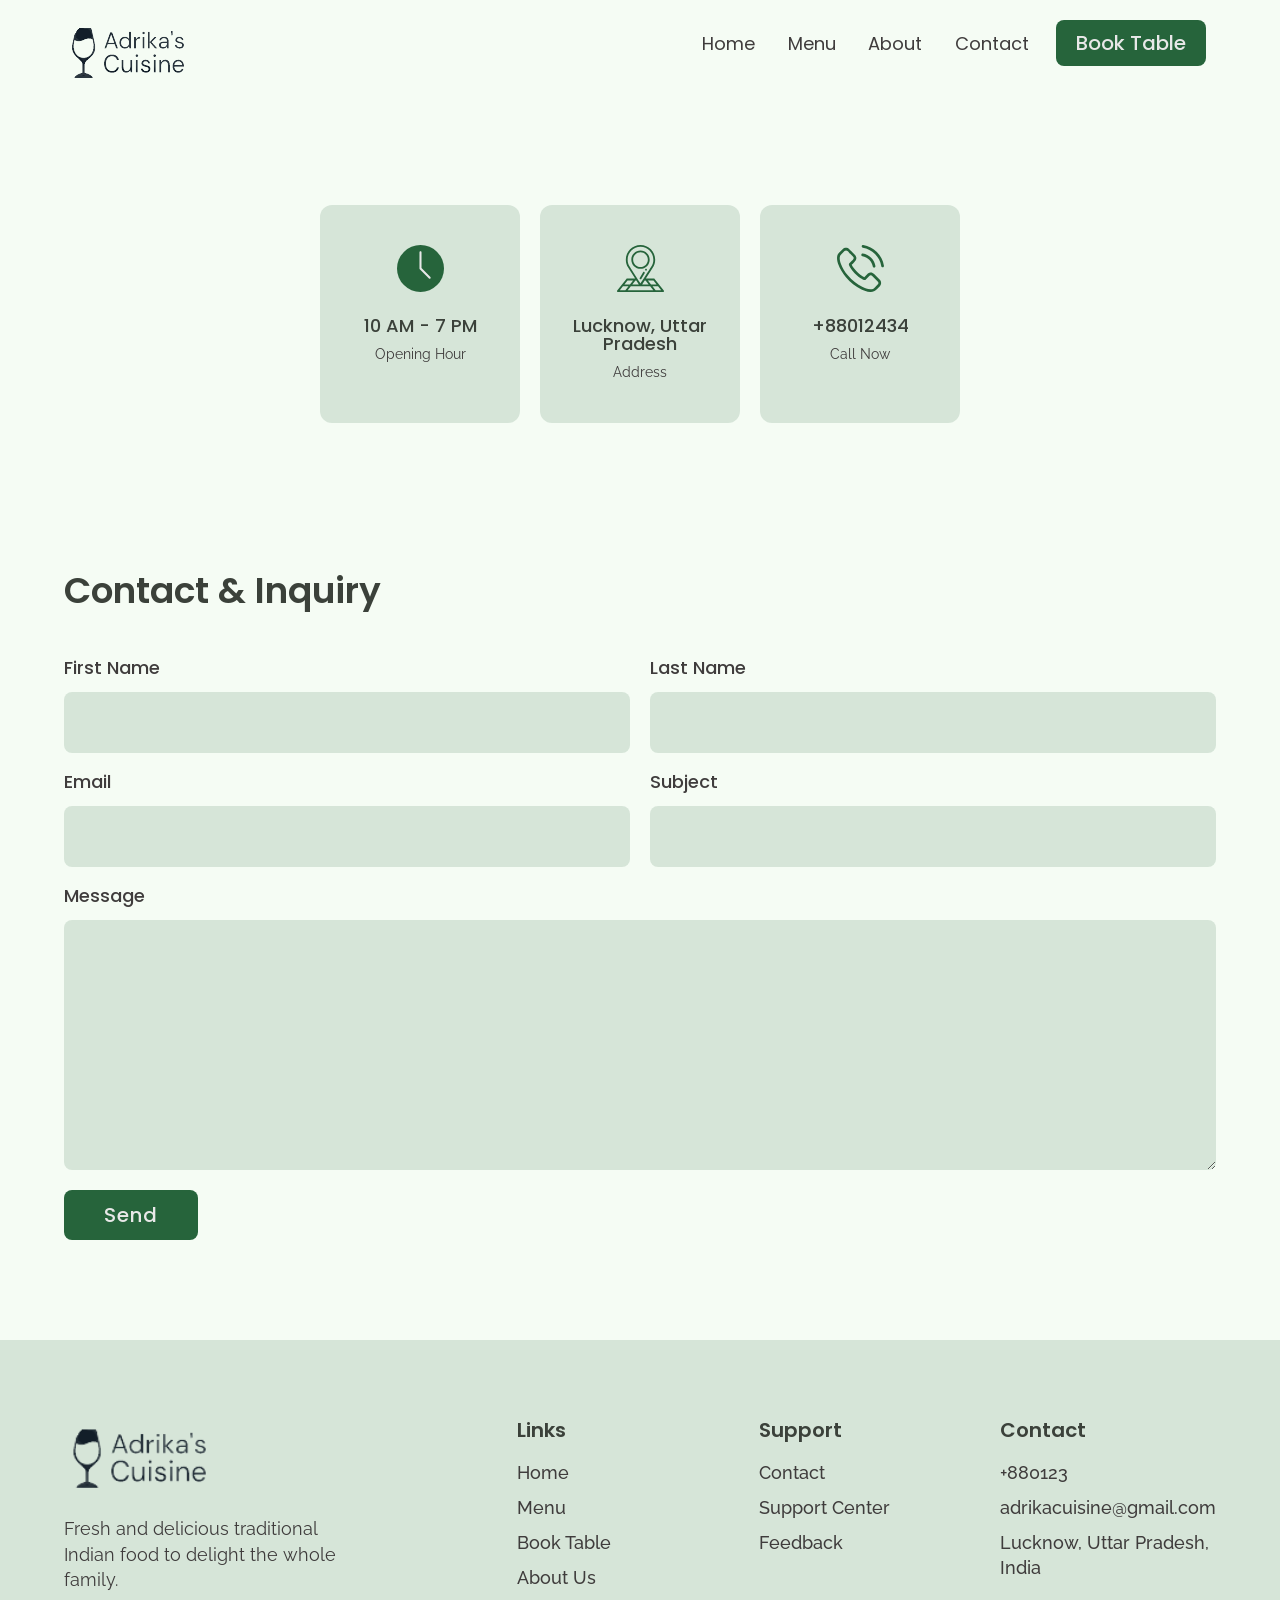
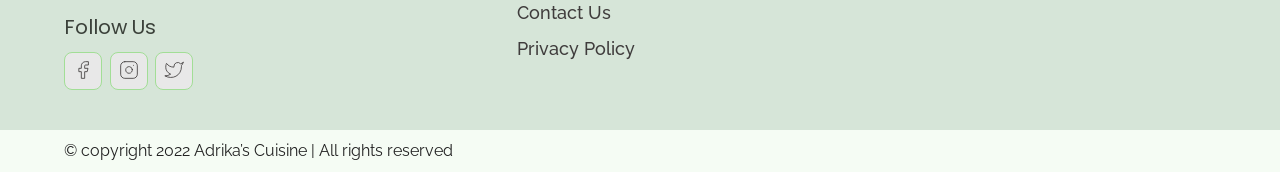
<file: contact.html>
<!DOCTYPE html>
<html lang="en">
<head>
    <meta charset="UTF-8">
    <meta http-equiv="X-UA-Compatible" content="IE=edge">
    <meta name="viewport" content="width=device-width, initial-scale=1.0">
    <title>Contact  |  Adrika's Cuisine</title>
    <link rel="stylesheet" href="./reset.css">
    <link rel="stylesheet" href="./globalStyles.css">
    <link rel="stylesheet" href="./components.css">
    <link rel="shortcut icon" href="./images/favicon.ico" type="image/x-icon">
    <!-- aos css -->
    <link rel="stylesheet" href="https://unpkg.com/aos@next/dist/aos.css" />

</head>

<body>
    <!-- Nav section -->
    <div class="nav">
        <div class="container">
            <div class="nav__wrapper">
                <a href="./index.html" class="logo">
                    <img src="./images/logo11.png" alt="Adrika's Cuisine">
                </a>
                <nav>
                    <div class="nav__icon">
                        <svg
                         xmlns="http://www.w3.org/2000/svg"
                         width="24"
                         height="24"
                         viewBox="0 0 24 24"
                         fill="none"
                         stroke="currentColor"
                         stroke-width="2"
                         stroke-linecap="round"
                         stroke-linejoin="round">
                         <line x1="3" y1="12" x2="21" y2="12" />
                         <line x1="3" y1="6" x2="21" y2="6" />
                         <line x1="3" y1="18" x2="21" y2="18" />
                        </svg>
                    </div>
                    <div class="nav__bgOverlay"></div>
                    <ul class="nav__list">
                        <div class="nav__close">
                            <svg 
                                xmlns="http://www.w3.org/2000/svg"
                                width="24"
                                height="24"
                                viewBox="0 0 24 24"
                                fill="none"
                                stroke="currentColor"
                                stroke-width="2"
                                stroke-linecap="round"
                                stroke-linejoin="round">
                                <line x1="18" y1="6" x2="6" y2="18" />
                                <line x1="6" y1="6" x2="18" y2="18" />
                            </svg>
                        </div>
                        <div class="nav__list__wrapper">
                            <li><a href="./index.html" class="nav__link">Home</a></li>
                            <li><a href="./menu.html" class="nav__link">Menu</a></li>
                            <li><a href="./about.html" class="nav__link">About</a></li>
                            <li><a href="./contact.html" class="nav__link">Contact</a></li>
                            <li><a href="./booking.html" class="btn primary-btn">Book Table</a></li>
                        </div>
                    </ul>
                </nav>
            </div>
        </div>
    </div>
    <!-- End Nav section -->
    
    <!-- Store Info Section -->
    <section id="storeInfo" data-aos="fade-up">
        <div class="container">
            <div class="storeInfo__wrapper">
                <div class="storeInfo__item">
                    <div class="storeInfo__icon">
                        <img src="./images/wall-clock-icon.svg" alt="icon">
                    </div>
                    <h3 class="storeInfo__title">
                        10 AM - 7 PM
                    </h3>
                    <p class="storeInfo__text">
                        Opening Hour
                    </p>
                </div>
                <div class="storeInfo__item">
                    <div class="storeInfo__icon">
                        <img src="./images/address-icon.svg" alt="icon">
                    </div>
                    <h3 class="storeInfo__title">
                        Lucknow, Uttar Pradesh
                    </h3>
                    <p class="storeInfo__text">
                        Address
                    </p>
                </div>
                <div class="storeInfo__item">
                    <div class="storeInfo__icon">
                        <img src="./images/phone-icon.svg" alt="icon">
                    </div>
                    <h3 class="storeInfo__title">
                        +88012434
                    </h3>
                    <p class="storeInfo__text">
                        Call Now
                    </p>
                </div>
            </div>
        </div>
    </section>
    <!-- End Store Info Section -->

    <!-- Contact form section -->
    <section id="form" data-aos="fade-down">
        <div class="container">
            <h3 class="form__title">Contact & Inquiry</h3>
            <div class="form__wrapper">
                <form name="contact form" netlify>
                    <div class="form__group">
                        <label for="firstName">First Name</label>
                        <input type="text" id="firstName" name="first_name" required>
                    </div>
                    <div class="form__group">
                        <label for="lastName">Last Name</label>
                        <input type="text" id="lastName" name="last_name" required>
                    </div>
                    <div class="form__group">
                        <label for="email">Email</label>
                        <input type="email" id="email" name="email" required>
                    </div>
                    <div class="form__group">
                        <label for="subject">Subject</label>
                        <input type="text" id="subject" name="subject" required>
                    </div>
                    <div class="form__group form__group__full">
                        <label for="message">Message</label>
                        <textarea name="message" id="message" cols="30" rows="10" required></textarea>
                    </div>
                    <button type="submit" class="btn primary-btn">Send</button>
                </form>
            </div>
        </div>
    </section>
    <!-- End Contact form section -->

    <!-- Footer -->
    <footer>
        <div class="container">
            <div class="footer__wrapper">
                <div class="footer__col1">
                    <div class="footer__logo">
                        <img src="./images/logo11.png" alt="Adrika's Cuisine">
                    </div>
                    <p class="footer__desc">
                      Fresh and delicious traditional Indian food to delight the whole family.
                    </p>
                    <div class="footer__socials">
                        <h4 class="footer__socials__title">Follow Us</h4>
                        <ol>
                            <li>
                                <a href="#">
                                    <svg xmlns="http://www.w3.org/2000/svg"
                                        width="24"
                                        height="24"
                                        viewBox="0 0 24 24"
                                        fill="none"
                                        stroke="currentColor"
                                        stroke-width="1"
                                        stroke-linecap="round"
                                        stroke-linejoin="round"
                                    >
                                        <path d="M18 2h-3a5 5 0 0 0-5 5v3H7v4h3v8h4v-8h3l1-4h-4V7a1 1 0 0 1 1-1h3z" />
                                    </svg>
                                </a>
                            </li>
                            <li>
                                <a href="#">
                                    <svg
                                          xmlns="http://www.w3.org/2000/svg"
                                          width="24"
                                          height="24"
                                          viewBox="0 0 24 24"
                                          fill="none"
                                          stroke="currentColor"
                                          stroke-width="1"
                                          stroke-linecap="round"
                                          stroke-linejoin="round"
                                    >
                                          <rect x="2" y="2" width="20" height="20" rx="5" ry="5" />
                                          <path d="M16 11.37A4 4 0 1 1 12.63 8 4 4 0 0 1 16 11.37z" />
                                          <line x1="17.5" y1="6.5" x2="17.51" y2="6.5" />
                                    </svg>
                                </a>
                            </li>
                            <li>
                                <a href="#">
                                    <svg
                                      xmlns="http://www.w3.org/2000/svg"
                                      width="24"
                                      height="24"
                                      viewBox="0 0 24 24"
                                      fill="none"
                                      stroke="currentColor"
                                      stroke-width="1"
                                      stroke-linecap="round"
                                      stroke-linejoin="round"
                                    >
                                      <path d="M23 3a10.9 10.9 0 0 1-3.14 1.53 4.48 4.48 0 0 0-7.86 3v1A10.66 10.66 0 0 1 3 4s-4 9 5 13a11.64 11.64 0 0 1-7 2c9 5 20 0 20-11.5a4.5 4.5 0 0 0-.08-.83A7.72 7.72 0 0 0 23 3z" />
                                    </svg>
                                </a>
                            </li>
                        </ol>
                    </div>
                </div>
                <div class="footer__col2">
                    <h3 class="footer__text__title">
                        Links
                    </h3>
                    <ol class="footer__text">
                        <li>
                            <a href="./index.html">Home</a>
                        </li>
                        <li>
                            <a href="./menu.html">Menu</a>
                        </li>
                        <li>
                            <a href="./booking.html">Book Table</a>
                        </li>
                        <li>
                            <a href="./about.html">About Us</a>
                        </li>
                        <li>
                            <a href="./contact.html">Contact Us</a>
                        </li>
                        <li>
                            <a href="#">Privacy Policy</a>
                        </li>
                    </ol>
                </div>
                <div class="footer__col3">
                    <h3 class="footer__text__title">
                        Support
                    </h3>
                    <ol class="footer__text">
                        <li>
                            <a href="./contact.html">Contact</a>
                        </li>
                        <li>
                            <a href="#">Support Center</a>
                        </li>
                        <li>
                            <a href="#">Feedback</a>
                        </li>
                    </ol>
                </div>
                <div class="footer__col4">
                    <h3 class="footer__text__title">
                        Contact
                    </h3>
                    <ol class="footer__text">
                        <li>
                            <a href="tel:+880123">+880123</a>
                        </li>
                        <li>
                            <a href="mailto:adrikacuisine@gmail.com">adrikacuisine@gmail.com</a>
                        </li>
                        <li>
                            <a href="#">Lucknow, Uttar Pradesh, India</a>
                        </li>
                    </ol>
                </div>
            </div>
        </div>
    </footer>
    <div id="copyright">
        <div class="container">
            <p class="copyright__text">
                © copyright 2022 Adrika’s Cuisine | All rights reserved
            </p>
        </div>
    </div>
    <!-- End Footer -->

    <!-- aos script -->
    <script src="https://unpkg.com/aos@next/dist/aos.js"></script>
    <!-- custom script -->
    <script src="./main.js"></script>
</body>

</html>
</file>
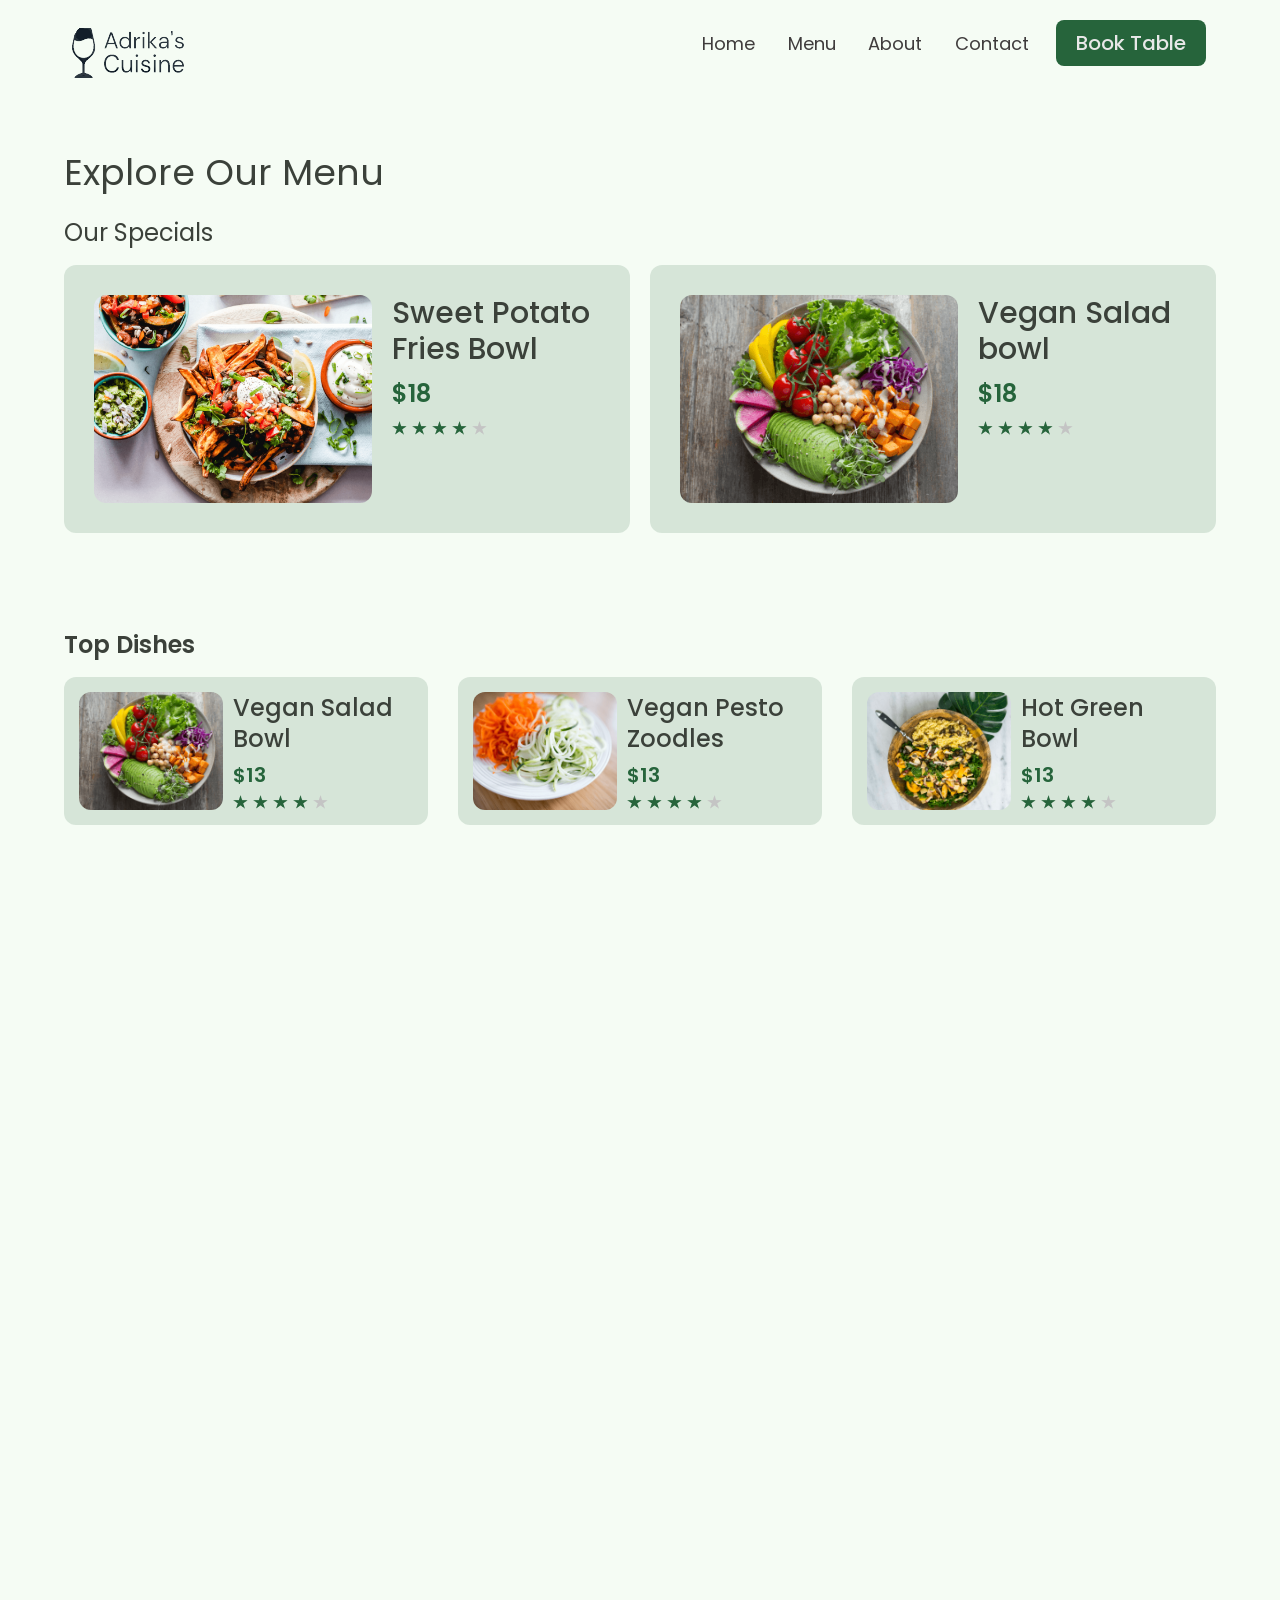
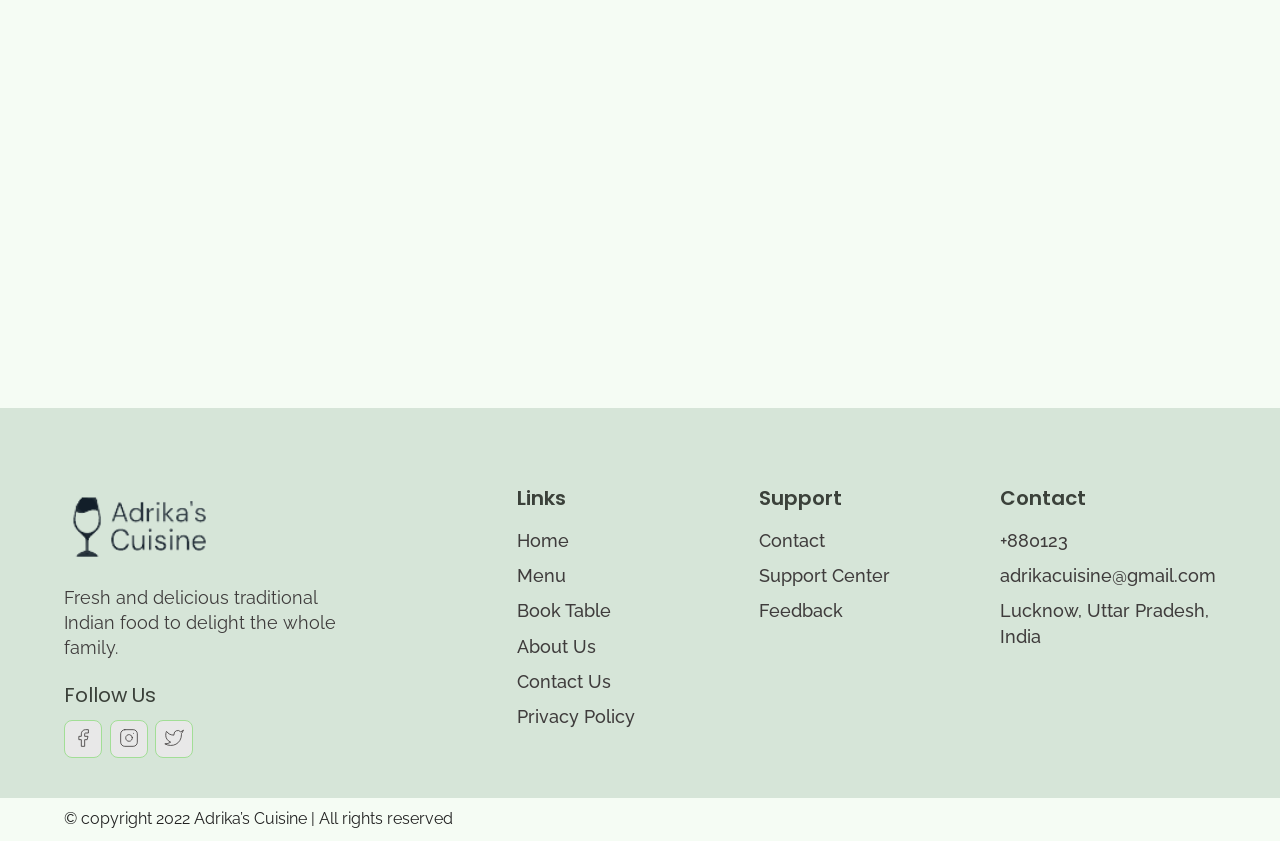
<file: menu.html>
<!DOCTYPE html>
<html lang="en">
<head>
    <meta charset="UTF-8">
    <meta http-equiv="X-UA-Compatible" content="IE=edge">
    <meta name="viewport" content="width=device-width, initial-scale=1.0">
    <title>Menu  |  Adrika's Cuisine</title>
    <link rel="stylesheet" href="./reset.css">
    <link rel="stylesheet" href="./globalStyles.css">
    <link rel="stylesheet" href="./components.css">
    <link rel="stylesheet" href="./menu.css">
    <link rel="shortcut icon" href="./images/favicon.ico" type="image/x-icon">
    <!-- aos css -->
    <link rel="stylesheet" href="https://unpkg.com/aos@next/dist/aos.css" />

</head>

<body>
    <!-- Nav section -->
    <div class="nav">
        <div class="container">
            <div class="nav__wrapper">
                <a href="./index.html" class="logo">
                    <img src="./images/logo11.png" alt="Adrika's Cuisine">
                </a>
                <nav>
                    <div class="nav__icon">
                        <svg
                         xmlns="http://www.w3.org/2000/svg"
                         width="24"
                         height="24"
                         viewBox="0 0 24 24"
                         fill="none"
                         stroke="currentColor"
                         stroke-width="2"
                         stroke-linecap="round"
                         stroke-linejoin="round">
                         <line x1="3" y1="12" x2="21" y2="12" />
                         <line x1="3" y1="6" x2="21" y2="6" />
                         <line x1="3" y1="18" x2="21" y2="18" />
                        </svg>
                    </div>
                    <div class="nav__bgOverlay"></div>
                    <ul class="nav__list">
                        <div class="nav__close">
                            <svg 
                                xmlns="http://www.w3.org/2000/svg"
                                width="24"
                                height="24"
                                viewBox="0 0 24 24"
                                fill="none"
                                stroke="currentColor"
                                stroke-width="2"
                                stroke-linecap="round"
                                stroke-linejoin="round">
                                <line x1="18" y1="6" x2="6" y2="18" />
                                <line x1="6" y1="6" x2="18" y2="18" />
                            </svg>
                        </div>
                        <div class="nav__list__wrapper">
                            <li><a href="./index.html" class="nav__link">Home</a></li>
                            <li><a href="./menu.html" class="nav__link">Menu</a></li>
                            <li><a href="./about.html" class="nav__link">About</a></li>
                            <li><a href="./contact.html" class="nav__link">Contact</a></li>
                            <li><a href="./booking.html" class="btn primary-btn">Book Table</a></li>
                        </div>
                    </ul>
                </nav>
            </div>
        </div>
    </div>
    <!-- End Nav section -->
    
    <!-- page title -->
    <section id="page__title" data-aos="fade-up">
        <div class="container">
            <h2 class="page__title__text">
                Explore Our Menu
            </h2>
        </div>
    </section>
    <!-- End page title -->

    <!-- Our Specials section -->
    <section id="ourSpecials" data-aos="fade-up">
        <div class="container">
            <h3 class="ourSpecials__title">Our Specials</h3>
            <div class="ourSpecials__wrapper">
                <div class="ourSpecials__item">
                    <div class="ourSpecials__item__img">
                        <img src="./images/food-3.png" alt="food">
                    </div>
                    <div class="ourSpecials__item__info">
                        <h3 class="ourSpecials__item__title">
                            Sweet Potato Fries Bowl
                        </h3>
                        <h4 class="ourSpecials__item__price">$18</h4>
                        <div class="ourSpecials__item__stars">
                            <img src="./images/3star.png" alt="stars">
                        </div>
                    </div>
                </div>
                <div class="ourSpecials__item">
                    <div class="ourSpecials__item__img">
                        <img src="./images/food-1.png" alt="food">
                    </div>
                    <div class="ourSpecials__item__info">
                        <h3 class="ourSpecials__item__title">
                            Vegan Salad bowl
                        </h3>
                        <h4 class="ourSpecials__item__price">$18</h4>
                        <div class="ourSpecials__item__stars">
                            <img src="./images/3star.png" alt="stars">
                        </div>
                    </div>
                </div>
            </div>
        </div>
    </section>
    <!-- End Our Specials section -->

    <!-- Top Dishes -->
    <section id="dishGrid" data-aos="fade-down">
        <div class="container">
            <h2 class="dishGrid__title">
                Top Dishes
            </h2>
            <div class="dishGrid__wrapper">
                <div class="dishGrid__item">
                    <div class="dishGrid__item__img">
                        <img src="./images/food-1.png" alt="food img">
                    </div>
                    <div class="dishGrid__item__info">
                        <h3 class="dishGrid__item__title">
                            Vegan Salad Bowl
                        </h3>
                        <h3 class="dishGrid__item__price">$13</h3>
                        <div class="dishGrid__item__stars">
                            <img src="./images/3star.png" alt="3 stars">
                        </div>
                    </div>
                </div>
                <div class="dishGrid__item">
                    <div class="dishGrid__item__img">
                        <img src="./images/food-2.png" alt="food img">
                    </div>
                    <div class="dishGrid__item__info">
                        <h3 class="dishGrid__item__title">
                            Vegan Pesto Zoodles
                        </h3>
                        <h3 class="dishGrid__item__price">$13</h3>
                        <div class="dishGrid__item__stars">
                            <img src="./images/3star.png" alt="3 stars">
                        </div>
                    </div>
                </div>
                <div class="dishGrid__item">
                    <div class="dishGrid__item__img">
                        <img src="./images/food-7.png" alt="food img">
                    </div>
                    <div class="dishGrid__item__info">
                        <h3 class="dishGrid__item__title">
                            Hot Green Bowl
                        </h3>
                        <h3 class="dishGrid__item__price">$13</h3>
                        <div class="dishGrid__item__stars">
                            <img src="./images/3star.png" alt="3 stars">
                        </div>
                    </div>
                </div>
            </div>
        </div>
    </section>
    <!-- End Top Dishes -->
    
    <!-- Breakfast -->
    <section id="dishGrid" data-aos="fade-up">
        <div class="container">
            <h2 class="dishGrid__title">
                Breakfast
            </h2>
            <div class="dishGrid__wrapper">
                <div class="dishGrid__item">
                    <div class="dishGrid__item__img">
                        <img src="./images/food-8.jpg" alt="food img">
                    </div>
                    <div class="dishGrid__item__info">
                        <h3 class="dishGrid__item__title">
                            Ramen Noodles with Eggs
                        </h3>
                        <h3 class="dishGrid__item__price">$15</h3>
                        <div class="dishGrid__item__stars">
                            <img src="./images/3star.png" alt="3 stars">
                        </div>
                    </div>
                </div>
                <div class="dishGrid__item">
                    <div class="dishGrid__item__img">
                        <img src="./images/food-9.jpg" alt="food img">
                    </div>
                    <div class="dishGrid__item__info">
                        <h3 class="dishGrid__item__title">
                            Meat Sandwich Roll
                        </h3>
                        <h3 class="dishGrid__item__price">$15</h3>
                        <div class="dishGrid__item__stars">
                            <img src="./images/3star.png" alt="3 stars">
                        </div>
                    </div>
                </div>
                <div class="dishGrid__item">
                    <div class="dishGrid__item__img">
                        <img src="./images/food-10.jpg" alt="food img">
                    </div>
                    <div class="dishGrid__item__info">
                        <h3 class="dishGrid__item__title">
                            Clam and Vegetable Soup
                        </h3>
                        <h3 class="dishGrid__item__price">$15</h3>
                        <div class="dishGrid__item__stars">
                            <img src="./images/3star.png" alt="3 stars">
                        </div>
                    </div>
                </div>
                <div class="dishGrid__item">
                    <div class="dishGrid__item__img">
                        <img src="./images/food-11.jpg" alt="food img">
                    </div>
                    <div class="dishGrid__item__info">
                        <h3 class="dishGrid__item__title">
                            Toasted Bread with Fried Egg
                        </h3>
                        <h3 class="dishGrid__item__price">$15</h3>
                        <div class="dishGrid__item__stars">
                            <img src="./images/3star.png" alt="3 stars">
                        </div>
                    </div>
                </div>
                <div class="dishGrid__item">
                    <div class="dishGrid__item__img">
                        <img src="./images/food-12.jpg" alt="food img">
                    </div>
                    <div class="dishGrid__item__info">
                        <h3 class="dishGrid__item__title">
                            Soup with Sliced Bread
                        </h3>
                        <h3 class="dishGrid__item__price">$15</h3>
                        <div class="dishGrid__item__stars">
                            <img src="./images/3star.png" alt="3 stars">
                        </div>
                    </div>
                </div>
            </div>
        </div>
    </section>
    <!-- End Breakfast -->

    <!-- Lunch -->
    <section id="dishGrid" data-aos="fade-up">
        <div class="container">
            <h2 class="dishGrid__title">
                Lunch
            </h2>
            <div class="dishGrid__wrapper">
                <div class="dishGrid__item">
                    <div class="dishGrid__item__img">
                        <img src="./images/food-13.jpg" alt="food img">
                    </div>
                    <div class="dishGrid__item__info">
                        <h3 class="dishGrid__item__title">
                            Green Salad Bowl
                        </h3>
                        <h3 class="dishGrid__item__price">$17</h3>
                        <div class="dishGrid__item__stars">
                            <img src="./images/3star.png" alt="3 stars">
                        </div>
                    </div>
                </div>
                <div class="dishGrid__item">
                    <div class="dishGrid__item__img">
                        <img src="./images/food-14.jpg" alt="food img">
                    </div>
                    <div class="dishGrid__item__info">
                        <h3 class="dishGrid__item__title">
                            Fried Meat with Vegetables Bowl
                        </h3>
                        <h3 class="dishGrid__item__price">$17</h3>
                        <div class="dishGrid__item__stars">
                            <img src="./images/3star.png" alt="3 stars">
                        </div>
                    </div>
                </div>
                <div class="dishGrid__item">
                    <div class="dishGrid__item__img">
                        <img src="./images/food-15.jpg" alt="food img">
                    </div>
                    <div class="dishGrid__item__info">
                        <h3 class="dishGrid__item__title">
                            Vegan Vegetable Bowl
                        </h3>
                        <h3 class="dishGrid__item__price">$17</h3>
                        <div class="dishGrid__item__stars">
                            <img src="./images/3star.png" alt="3 stars">
                        </div>
                    </div>
                </div>
                <div class="dishGrid__item">
                    <div class="dishGrid__item__img">
                        <img src="./images/food-16.jpg" alt="food img">
                    </div>
                    <div class="dishGrid__item__info">
                        <h3 class="dishGrid__item__title">
                            Pizza
                        </h3>
                        <h3 class="dishGrid__item__price">$17</h3>
                        <div class="dishGrid__item__stars">
                            <img src="./images/3star.png" alt="3 stars">
                        </div>
                    </div>
                </div>
                <div class="dishGrid__item">
                    <div class="dishGrid__item__img">
                        <img src="./images/food-17.jpg" alt="food img">
                    </div>
                    <div class="dishGrid__item__info">
                        <h3 class="dishGrid__item__title">
                            Burrata with Fruits
                        </h3>
                        <h3 class="dishGrid__item__price">$17</h3>
                        <div class="dishGrid__item__stars">
                            <img src="./images/3star.png" alt="3 stars">
                        </div>
                    </div>
                </div>
            </div>
        </div>
    </section>
    <!-- End Lunch -->

    <!-- Dinner -->
    <section id="dishGrid" data-aos="fade-up">
        <div class="container">
            <h2 class="dishGrid__title">
                Dinner
            </h2>
            <div class="dishGrid__wrapper">
                <div class="dishGrid__item">
                    <div class="dishGrid__item__img">
                        <img src="./images/food-18.jpg" alt="food img">
                    </div>
                    <div class="dishGrid__item__info">
                        <h3 class="dishGrid__item__title">
                            Chicken Caesar Salad Bowl
                        </h3>
                        <h3 class="dishGrid__item__price">$16</h3>
                        <div class="dishGrid__item__stars">
                            <img src="./images/3star.png" alt="3 stars">
                        </div>
                    </div>
                </div>
                <div class="dishGrid__item">
                    <div class="dishGrid__item__img">
                        <img src="./images/food-19.jpg" alt="food img">
                    </div>
                    <div class="dishGrid__item__info">
                        <h3 class="dishGrid__item__title">
                            Vegan Sliced Fruits Bowl
                        </h3>
                        <h3 class="dishGrid__item__price">$16</h3>
                        <div class="dishGrid__item__stars">
                            <img src="./images/3star.png" alt="3 stars">
                        </div>
                    </div>
                </div>
                <div class="dishGrid__item">
                    <div class="dishGrid__item__img">
                        <img src="./images/food-20.jpg" alt="food img">
                    </div>
                    <div class="dishGrid__item__info">
                        <h3 class="dishGrid__item__title">
                            Grilled Squid
                        </h3>
                        <h3 class="dishGrid__item__price">$16</h3>
                        <div class="dishGrid__item__stars">
                            <img src="./images/3star.png" alt="3 stars">
                        </div>
                    </div>
                </div>
                <div class="dishGrid__item">
                    <div class="dishGrid__item__img">
                        <img src="./images/food-21.jpg" alt="food img">
                    </div>
                    <div class="dishGrid__item__info">
                        <h3 class="dishGrid__item__title">
                            Eggplant with Tomato Garnish
                        </h3>
                        <h3 class="dishGrid__item__price">$16</h3>
                        <div class="dishGrid__item__stars">
                            <img src="./images/3star.png" alt="3 stars">
                        </div>
                    </div>
                </div>
                <div class="dishGrid__item">
                    <div class="dishGrid__item__img">
                        <img src="./images/food-22.jpg" alt="food img">
                    </div>
                    <div class="dishGrid__item__info">
                        <h3 class="dishGrid__item__title">
                            Cheese Mashed Potato
                        </h3>
                        <h3 class="dishGrid__item__price">$16</h3>
                        <div class="dishGrid__item__stars">
                            <img src="./images/3star.png" alt="3 stars">
                        </div>
                    </div>
                </div>
            </div>
        </div>
    </section>
    <!-- End Dinner -->

    <!-- Dessert -->
    <section id="dishGrid" data-aos="fade-up">
        <div class="container">
            <h2 class="dishGrid__title">
                Dessert
            </h2>
            <div class="dishGrid__wrapper">
                <div class="dishGrid__item">
                    <div class="dishGrid__item__img">
                        <img src="./images/food-23.jpg" alt="food img">
                    </div>
                    <div class="dishGrid__item__info">
                        <h3 class="dishGrid__item__title">
                            Orange and Blueberry Pancakes
                        </h3>
                        <h3 class="dishGrid__item__price">$20</h3>
                        <div class="dishGrid__item__stars">
                            <img src="./images/3star.png" alt="3 stars">
                        </div>
                    </div>
                </div>
                <div class="dishGrid__item">
                    <div class="dishGrid__item__img">
                        <img src="./images/food-24.jpg" alt="food img">
                    </div>
                    <div class="dishGrid__item__info">
                        <h3 class="dishGrid__item__title">
                            Fruit Topped Waffles
                        </h3>
                        <h3 class="dishGrid__item__price">$20</h3>
                        <div class="dishGrid__item__stars">
                            <img src="./images/3star.png" alt="3 stars">
                        </div>
                    </div>
                </div>
                <div class="dishGrid__item">
                    <div class="dishGrid__item__img">
                        <img src="./images/food-25.jpg" alt="food img">
                    </div>
                    <div class="dishGrid__item__info">
                        <h3 class="dishGrid__item__title">
                            Blackberry Pie
                        </h3>
                        <h3 class="dishGrid__item__price">$20</h3>
                        <div class="dishGrid__item__stars">
                            <img src="./images/3star.png" alt="3 stars">
                        </div>
                    </div>
                </div>
                <div class="dishGrid__item">
                    <div class="dishGrid__item__img">
                        <img src="./images/food-26.jpg" alt="food img">
                    </div>
                    <div class="dishGrid__item__info">
                        <h3 class="dishGrid__item__title">
                            Strawberry Pancakes
                        </h3>
                        <h3 class="dishGrid__item__price">$20</h3>
                        <div class="dishGrid__item__stars">
                            <img src="./images/3star.png" alt="3 stars">
                        </div>
                    </div>
                </div>
                <div class="dishGrid__item">
                    <div class="dishGrid__item__img">
                        <img src="./images/food-27.jpg" alt="food img">
                    </div>
                    <div class="dishGrid__item__info">
                        <h3 class="dishGrid__item__title">
                            Ice Cream
                        </h3>
                        <h3 class="dishGrid__item__price">$20</h3>
                        <div class="dishGrid__item__stars">
                            <img src="./images/3star.png" alt="3 stars">
                        </div>
                    </div>
                </div>
            </div>
        </div>
    </section>
    <!-- End Dessert -->

    <!-- Beverages -->
    <section id="dishGrid" data-aos="fade-up">
        <div class="container">
            <h2 class="dishGrid__title">
                Beverages
            </h2>
            <div class="dishGrid__wrapper">
                <div class="dishGrid__item">
                    <div class="dishGrid__item__img">
                        <img src="./images/food-28.jpg" alt="food img">
                    </div>
                    <div class="dishGrid__item__info">
                        <h3 class="dishGrid__item__title">
                            Frappe
                        </h3>
                        <h3 class="dishGrid__item__price">$10</h3>
                        <div class="dishGrid__item__stars">
                            <img src="./images/3star.png" alt="3 stars">
                        </div>
                    </div>
                </div>
                <div class="dishGrid__item">
                    <div class="dishGrid__item__img">
                        <img src="./images/food-29.jpg" alt="food img">
                    </div>
                    <div class="dishGrid__item__info">
                        <h3 class="dishGrid__item__title">
                            Cappuccino
                        </h3>
                        <h3 class="dishGrid__item__price">$10</h3>
                        <div class="dishGrid__item__stars">
                            <img src="./images/3star.png" alt="3 stars">
                        </div>
                    </div>
                </div>
                <div class="dishGrid__item">
                    <div class="dishGrid__item__img">
                        <img src="./images/food-30.jpg" alt="food img">
                    </div>
                    <div class="dishGrid__item__info">
                        <h3 class="dishGrid__item__title">
                            Orange Juice Cocktail
                        </h3>
                        <h3 class="dishGrid__item__price">$10</h3>
                        <div class="dishGrid__item__stars">
                            <img src="./images/3star.png" alt="3 stars">
                        </div>
                    </div>
                </div>
                <div class="dishGrid__item">
                    <div class="dishGrid__item__img">
                        <img src="./images/food-31.jpg" alt="food img">
                    </div>
                    <div class="dishGrid__item__info">
                        <h3 class="dishGrid__item__title">
                            Strawberry Smoothie
                        </h3>
                        <h3 class="dishGrid__item__price">$10</h3>
                        <div class="dishGrid__item__stars">
                            <img src="./images/3star.png" alt="3 stars">
                        </div>
                    </div>
                </div>
                <div class="dishGrid__item">
                    <div class="dishGrid__item__img">
                        <img src="./images/food-32.jpg" alt="food img">
                    </div>
                    <div class="dishGrid__item__info">
                        <h3 class="dishGrid__item__title">
                            Pu'er Tea
                        </h3>
                        <h3 class="dishGrid__item__price">$10</h3>
                        <div class="dishGrid__item__stars">
                            <img src="./images/3star.png" alt="3 stars">
                        </div>
                    </div>
                </div>
            </div>
        </div>
    </section>
    <!-- End Beverages -->

    <!-- Footer -->
    <footer>
        <div class="container">
            <div class="footer__wrapper">
                <div class="footer__col1">
                    <div class="footer__logo">
                        <img src="./images/logo11.png" alt="Adrika's Cuisine">
                    </div>
                    <p class="footer__desc">
                      Fresh and delicious traditional Indian food to delight the whole family.
                    </p>
                    <div class="footer__socials">
                        <h4 class="footer__socials__title">Follow Us</h4>
                        <ol>
                            <li>
                                <a href="#">
                                    <svg xmlns="http://www.w3.org/2000/svg"
                                        width="24"
                                        height="24"
                                        viewBox="0 0 24 24"
                                        fill="none"
                                        stroke="currentColor"
                                        stroke-width="1"
                                        stroke-linecap="round"
                                        stroke-linejoin="round"
                                    >
                                        <path d="M18 2h-3a5 5 0 0 0-5 5v3H7v4h3v8h4v-8h3l1-4h-4V7a1 1 0 0 1 1-1h3z" />
                                    </svg>
                                </a>
                            </li>
                            <li>
                                <a href="#">
                                    <svg
                                          xmlns="http://www.w3.org/2000/svg"
                                          width="24"
                                          height="24"
                                          viewBox="0 0 24 24"
                                          fill="none"
                                          stroke="currentColor"
                                          stroke-width="1"
                                          stroke-linecap="round"
                                          stroke-linejoin="round"
                                    >
                                          <rect x="2" y="2" width="20" height="20" rx="5" ry="5" />
                                          <path d="M16 11.37A4 4 0 1 1 12.63 8 4 4 0 0 1 16 11.37z" />
                                          <line x1="17.5" y1="6.5" x2="17.51" y2="6.5" />
                                    </svg>
                                </a>
                            </li>
                            <li>
                                <a href="#">
                                    <svg
                                      xmlns="http://www.w3.org/2000/svg"
                                      width="24"
                                      height="24"
                                      viewBox="0 0 24 24"
                                      fill="none"
                                      stroke="currentColor"
                                      stroke-width="1"
                                      stroke-linecap="round"
                                      stroke-linejoin="round"
                                    >
                                      <path d="M23 3a10.9 10.9 0 0 1-3.14 1.53 4.48 4.48 0 0 0-7.86 3v1A10.66 10.66 0 0 1 3 4s-4 9 5 13a11.64 11.64 0 0 1-7 2c9 5 20 0 20-11.5a4.5 4.5 0 0 0-.08-.83A7.72 7.72 0 0 0 23 3z" />
                                    </svg>
                                </a>
                            </li>
                        </ol>
                    </div>
                </div>
                <div class="footer__col2">
                    <h3 class="footer__text__title">
                        Links
                    </h3>
                    <ol class="footer__text">
                        <li>
                            <a href="./index.html">Home</a>
                        </li>
                        <li>
                            <a href="./menu.html">Menu</a>
                        </li>
                        <li>
                            <a href="./booking.html">Book Table</a>
                        </li>
                        <li>
                            <a href="./about.html">About Us</a>
                        </li>
                        <li>
                            <a href="./contact.html">Contact Us</a>
                        </li>
                        <li>
                            <a href="#">Privacy Policy</a>
                        </li>
                    </ol>
                </div>
                <div class="footer__col3">
                    <h3 class="footer__text__title">
                        Support
                    </h3>
                    <ol class="footer__text">
                        <li>
                            <a href="./contact.html">Contact</a>
                        </li>
                        <li>
                            <a href="#">Support Center</a>
                        </li>
                        <li>
                            <a href="#">Feedback</a>
                        </li>
                    </ol>
                </div>
                <div class="footer__col4">
                    <h3 class="footer__text__title">
                        Contact
                    </h3>
                    <ol class="footer__text">
                        <li>
                            <a href="tel:+880123">+880123</a>
                        </li>
                        <li>
                            <a href="mailto:adrikacuisine@gmail.com">adrikacuisine@gmail.com</a>
                        </li>
                        <li>
                            <a href="#">Lucknow, Uttar Pradesh, India</a>
                        </li>
                    </ol>
                </div>
            </div>
        </div>
    </footer>
    <div id="copyright">
        <div class="container">
            <p class="copyright__text">
                © copyright 2022 Adrika’s Cuisine | All rights reserved
            </p>
        </div>
    </div>
    <!-- End Footer -->

    <!-- aos script -->
    <script src="https://unpkg.com/aos@next/dist/aos.js"></script>
    <!-- custom script -->
    <script src="./main.js"></script>
</body>

</html>
</file>
<file: globalStyles.css>
@import url('https://fonts.googleapis.com/css2?family=Poppins:wght@500;600&family=Raleway:wght@400;500;600&display=swap');

html {
    font-size: 10px;
    overflow-x: hidden;
} 
:root {
    --green-1: #26643b;
    --green-2: #a2de96;
    --lightGreen-1: #d6e5d8;
    --lightGreen-2: #f5fcf4;
    --black-1: #3b413a;
    --black-2: #3f3c3c;
    --black-3: #5b6359;
    --white-1: #e8e8e8;
}
body {
    background-color: var(--lightGreen-2);
    overflow-x: hidden;
}
section {
    padding: 100px 0;
}
@media only screen and (max-width: 768px) {
    section{
        padding: 50px 0;
    }
}

.container {
    max-width: 1200px;
    width: 90%;
    margin: 0 auto;
}
img {
    width: 100%;
    height: 100%;
    object-fit: contain;
}

h1, 
h2, 
h3, 
h4 {
    font-family: 'Poppins', sans-serif;
}
p {
    font-family: 'Raleway', sans-serif;
    font-weight: 400;
    line-height: 1.4em;
    font-size: 1.8rem;
}
a {
    display: inline-block;
    text-decoration: none;
}
</file>
<file: components.css>
/* nav styles */
.nav {
    padding: 2rem 0;
}
.nav__icon,
.nav__close,
.nav__bgOverlay {
    display: none;
}

.nav__wrapper {
    display: flex;
    justify-content: space-between;
}
.nav__list li {
    display: inline-block;
    margin: 0 1rem;
}
.nav__list .nav__link {
    font-size: 1.8rem;
    font-family: 'Poppins';
    color: var(--black-2);
    padding: 0.5rem;
}
.nav__list li:hover .nav__link {
    color: var(--green-1);
}
@media only screen and (max-width: 768px) {
    .nav {
        position: relative;
    }
    .nav__icon {
        display: block;
    }
    .nav__icon svg,
    .nav__close svg {
        pointer-events: none;
        height: 30px;
        width: 30px;
    }
    .nav__close {
        display: block;
        position: absolute;
        color: var(--black-1);
        right: 1rem;
        top: 1rem;
        cursor: pointer;
    }
    .nav__list {
        z-index: 1000;
        position: absolute;
        left: 100%;
        top: 0;
        height: 100vh;
        width: 80%;
        background: var(--lightGreen-1);
        display: flex;
        align-items: center;
        justify-content: flex-end;
        padding-right: 2rem;
        transform: translateX(0%);
        overflow: hidden;
        transition: 0.3s ease-in transform;
    }
    .nav__list.show {
        transform: translateX(-100%);
    }
    .nav__list li {
        display: block;
        text-align: right;
        margin-bottom: 2rem;
    }
    .nav__list a {
        font-size: 1.6rem;
    }
    .nav__bgOverlay {
        position: absolute;
        left: 0;
        top: 0;
        z-index: 1000;
        height: 100vh;
        width: 100%;
        background: rgba(18, 24, 14, 0.808);
        display: none;
    }
    .nav__bgOverlay.active {
        display: block;
    }
}


/* Global Button Styles */
.btn {
    color: var(--green-1);
    font-family: 'Poppins';
    font-weight: 500;
    border-radius: 8px;
    font-size: 1.4rem;
    padding: 1.2rem 2rem;
}
.primary-btn {
    color: var(--white-1);
    background: var(--green-1);
}
@media only screen and (min-width: 768px) {
    .btn {
        padding: 1.3rem 2rem;
        font-size: 2rem;
    }
}


/* Footer Styles */
footer {
    background: var(--lightGreen-1);
    padding-top: 5rem;
    padding-bottom: 2rem;
}
.footer__wrapper {
    display: flex;
    flex-direction: column;
    gap: 3rem;
}
.footer__logo {
    width: 150px;
    margin-bottom: 2rem;
}
.footer__desc {
    font-size: 1.4rem;
    color: var(--black-2);
    margin-bottom: 2rem;
}
.footer__socials__title {
    font-size: 1.8rem;
    color: var(--black-1);
    margin-bottom: 1rem;
}
.footer__socials li {
    display: inline-block;
    margin-right: 0.5rem;
}
.footer__socials a {
    padding: 0.5rem 0.8rem;
    background-color: var(--white-1);
    border: 1px solid var(--green-2);
    border-radius: 8px;
}
.footer__socials svg {
    width: 20px;
    color: var(--black-2);
}
.footer__text__title {
    font-size: 1.8rem;
    margin-bottom: 1rem;
    color: var(--black-1);
    font-weight: 600;
}
.footer__text a {
    font-size: 1.4rem;
    margin-bottom: 0.5rem;
    color: var(--black-2);
    font-family: 'Raleway';
    font-weight: 500;
    line-height: 1.4em;
}
@media only screen and (min-width: 768px) {
    footer {
        padding-top: 8rem;
        padding-bottom: 4rem;
    }
    .footer__wrapper {
        flex-direction: row;
    }
    .footer__col1 {
        flex: 4;
    }
    .footer__col2,
    .footer__col3,
    .footer__col4 {
        flex: 2;
    }
    .footer__desc {
        max-width: 300px;
        font-size: 1.8rem;
        margin-bottom: 2.5rem;
    }
    .footer__socials__title {
        font-size: 2rem;
        margin-bottom: 1.5rem;
    }
    .footer__text__title {
        font-size: 2rem;
        margin-bottom: 2rem;
    }
    .footer__text a {
        font-size: 1.8rem;
        margin-bottom: 1rem;
    }
}
#copyright {
    padding: 1rem 0;
}
.copyright__text {
    font-size: 1.4rem;
    text-align: center;
}
@media only screen and (min-width: 768px) {
    .copyright__text {
        font-size: 1.6rem;
        text-align: left;
    }
}
/* storeInfo Styles */
.storeInfo__wrapper {
    display: flex;
    align-items: stretch;
    justify-content: center;
    flex-wrap: wrap;
    gap: 1rem;
}
.storeInfo__item {
    background-color: var(--lightGreen-1);
    padding: 20px 30px;
    text-align: center;
    border-radius: 12px;
    width: 150px;
}
.storeInfo__icon {
    width: 30px;
    margin: 0 auto;
    margin-bottom: 1.5rem;
}
.storeInfo__title {
    font-size: 1.4rem;
    font-family: Poppins;
    font-weight: 500;
    margin-bottom: 0.5rem;
    color: var(--black-1);
}
.storeInfo__text {
    font-size: 1.4rem;
    font-family: Raleway;
    color: var(--black-2);
}
@media only screen and (min-width: 768px) {
    .storeInfo__wrapper {
        gap: 2rem;
    }
    .storeInfo__item {
        min-width: 200px;
        padding: 40px 0;
    }
    .storeInfo__icon {
        width: 47px;
        margin-bottom: 2.5rem;
    }
    .storeInfo__title {
        font-size: 1.8rem;
        margin-bottom: 1rem;
    }
    .footer__text {
        font-size: 1.6rem;
    }
}
/* DishGrid styles */
.dishGrid__title {
    font-size: 1.8rem;
    margin-bottom: 2rem;
    font-weight: 600;
    color: var(--black-1);
}
.dishGrid__wrapper {
    display: grid;
    grid-template-columns: repeat(auto-fit, minmax(140px, 1fr));
    gap: 1rem;
}
.dishGrid__item {
    display: flex;
    flex-direction: column;
    background-color: var(--lightGreen-1);
    padding: 0.5rem;
    gap: 0.5rem;
    border-radius: 12px;
}
.dishGrid__item__img {
    flex: 4;
}
.dishGrid__item__info {
    flex: 5;
}
.dishGrid__item__img img {
    object-fit: cover;
    border-radius: 12px;
}
.dishGrid__item__title {
    font-size: 1.4rem;
    line-height: 1.3em;
    font-weight: 500;
    color: var(--black-1);
    margin-bottom: 0.5rem;
}
.dishGrid__item__price {
    font-size: 1.4rem;
    color: var(--green-1);
    font-weight: 600;
    margin-bottom: 0.5rem;
}
.dishGrid__item__stars {
    max-height: 15px;
    width: max-content;
}
@media only screen and (min-width: 768px) {
    .dishGrid__title {
        font-size: 2.4rem;
    }
    .dishGrid__wrapper {
        grid-template-columns: repeat(auto-fit, minmax(350px, 1fr));
        gap: 3rem;
    }
    .dishGrid__item {
        flex-direction: row;
        padding: 1.5rem;
        gap: 1rem;
    }
    .dishGrid__item__title {
        font-size: 2.4rem;
        margin-bottom: 1rem;
    }
    .dishGrid__item__price {
        font-size: 2rem;
        margin-bottom: 1rem;
    }
}
/* form styles */
#form {
    padding: 5rem 0;
}
.form__title {
    font-size: 1.8rem;
    color: var(--black-1);
    font-weight: 600;
}
.form__wrapper {
    padding: 3rem 0;
}
.form__wrapper form {
    display: grid;
    grid-template-columns: 1fr;
    gap: 2rem;
}
.form__group label {
    font-size: 1.6rem;
    font-family: Poppins;
    color: var(--black-2);
    font-weight: 500;
}
.form__group input,
.form__group textarea,
.form__group select {
    width: 100%;
    border: none;
    background-color: var(--lightGreen-1);
    font-size: 1.4rem;
    font-family: Raleway;
    font-weight: 600;
    padding: 1.5rem;
    border-radius: 8px;
    margin-top: 0.5rem;
    color: var(--black-2);
}
.form__group textarea {
    resize: vertical;
}
.form__wrapper button[type='submit'] {
    width: max-content;
    border: none;
    padding: 1rem 4rem;
    font-weight: 500;
    letter-spacing: 0.1rem;
}
@media only screen and (min-width: 768px) {
    .form__title {
        font-size: 3.6rem;
    }
    .form__wrapper {
        padding: 5rem 0;
    }
    .form__wrapper form {
        grid-template-columns: 1fr 1fr;
    }
    .form__group__full {
        grid-column: 1/3;
    }
    .form__group label {
        font-size: 1.8rem;
    }
    .form__group input,
    .form__group textarea,
    .form__group select {
        font-size: 1.8rem;
        padding: 2rem;
        margin-top: 1.5rem;
    }
}
</file>
<file: home.css>
/* hero Section styles */
.hero__wrapper {
    display: flex;
    align-items: center;
    justify-content: center;
    flex-direction: column-reverse;
    gap: 5rem;
}
.hero__left__wrapper {
    max-width: 360px;
}
.hero__imgWrapper {
    max-width: 400px;
    width: 80%;
    margin: 0 auto;
}
.hero__heading {
    font-family: Poppins;
    font-weight: 600;
    line-height: 1.4em;
    text-align: center;
    font-size: 1.8rem;
    margin-bottom: 1.5rem;
    color: var(--black-1);
}
.hero__info {
    text-align: center;
    font-size: 1.4rem;
    margin-bottom: 1.5rem;
    color: var(--black-2);
}
.button__wrapper {
    text-align: center;
}
@media only screen and (min-width: 768px) {
    .hero__wrapper {
        flex-direction: row;
        gap: 0;
    }
    .hero__left {
        flex: 3;
    }
    .hero__right {
        flex: 4;
    }
    .hero__heading {
        font-size: 3.6rem;
        margin-bottom: 2rem;
        text-align: left;
    }
    .hero__info {
        margin-bottom: 2rem;
        text-align: left;
        font-size: 1.8rem;
    }
    .button__wrapper {
        text-align: left;
    }
    .hero__imgWrapper {
        max-width: none;
        width: 90%;
    }
}
/* our specials section styles */
#ourSpecials {
    padding-top: 10rem;
}
.ourSpecials__wrapper {
    display: flex;
    flex-direction: column;
    gap: 3rem;
}
.ourSpecials__left {
    display: flex;
    gap: 1rem;
}
.ourSpecials__item {
    background-color: var(--lightGreen-1);
    padding: 1.2rem;
    padding-top: 5rem;
    border-radius: 12px;
    /* width: 45%; */
    margin: 0 auto;
}
.ourSpecials__item__img {
    margin-top: calc(-50% - 2rem);
    margin-bottom: 2rem;
    border-radius: 12px;
    height: 150px;
    overflow: hidden;
}
.ourSpecials__item__img img {
    object-fit: cover;
}
.ourSpecials__item__title {
    font-size: 1.4rem;
    color: var(--black-1);
    font-weight: 600;
    margin-bottom: 1rem;
}
.ourSpecials__item__price {
    color: var(--green-1);
    font-size: 1.4rem;
    font-weight: 600;
    margin-bottom: 1rem;
}
.ourSpecials__item__stars {
    height: 1.5rem;
    width: max-content;
    margin-bottom: 1rem;
}
.ourSpecials__item__text {
    font-size: 1.4rem;
    color: var(--black-2);
    font-weight: 500;
}
.ourSpecials__title {
    font-size: 1.8rem;
    color: var(--black-1);
    margin-bottom: 1.5rem;
}
.ourSpecials__text {
    font-size: 1.4rem;
    color: var(--black-2);
    margin-bottom: 1rem;
}
@media only screen and (min-width: 768px) {
    #ourSpecials {
        padding-top: 15rem;
    }
    #ourSpecials .container {
        max-width: 900px;
    }
    .ourSpecials__wrapper {
        flex-direction: row;
    }
    .ourSpecials__right {
        flex: 2;
    }
    .ourSpecials__left {
        flex: 4;
        gap: 2rem;
    }
    .ourSpecials__item {
        padding: 2rem;
        width: 45%;
    }
    .ourSpecials__item__title {
        font-size: 2.4rem;
        line-height: 1.4em;
        margin-bottom: 1.5rem;
    }
    .ourSpecials__item__price {
        font-size: 1.8rem;
        margin-bottom: 1rem;
    }
    .ourSpecials__item__stars {
        margin-bottom: 2rem;
    }
    .ourSpecials__item__text {
        font-size: 1.6rem;
    }
    .ourSpecials__title {
        font-size: 3.6rem;
        margin-bottom: 1.5rem;
    }
    .ourSpecials__text {
        font-size: 1.8rem;
        margin-bottom: 1.5rem;
    }
}
@media only screen and (max-width: 300px) {
    .ourSpecials__left {
        flex-wrap: wrap;
        gap: 10rem;
    }
    .ourSpecials__item {
        width: 100%;
    }
}
/* Discount Styles */
.discount__wrapper {
    display: flex;
    flex-direction: column;
    padding: 1.5rem;
    border-radius: 12px;
    background: var(--lightGreen-1) url(./images/discount-illustration.png) no-repeat bottom right / 100px;
}
.discount__images {
    display: flex;
    gap: 1rem;
    width: 100%;
    margin-bottom: 2rem;
}
.discount__img1 {
    flex: 2;
}
.discount__img2 {
    flex: 3;
}
.discount__images img {
    object-fit: cover;
    border-radius: 12px;
}
.discount__text {
    font-size: 1.4rem;
    font-weight: 900;
    color: var(--green-1);
    margin-bottom: 0.5rem;
}
.discount__title {
    font-size: 1.8rem;
    color: var(--black-1);
    font-weight: 600;
    margin-bottom: 1rem;
}
.discount__price {
    font-size: 1.4rem;
    font-weight: 600;
    display: flex;
    gap: 1rem;
    margin-bottom: 1rem;
}
.discount__oldPrice {
    color: var(--black-2);
    text-decoration: line-through;
}
.discount__newPrice {
    color: var(--green-1);
}
.discount__stars {
    width: max-content;
    height: 15px;
    margin-bottom: 1rem;
}
@media only screen and (min-width: 768px) {
    .discount__wrapper {
        flex-direction: row;
        gap: 4rem;
        padding: 2rem;
        align-items: center;
        background-size: 150px;
        margin: 0 auto;
    }
    .discount__images {
        flex: 5;
        margin-bottom: 0;
        gap: 2rem;
    }
    .discount__img1, 
    .discount__img2,
    .discount__img3 {
        flex: 1;
        height: 350px;
    }
    .discount__info {
        flex: 3;
    }
    .discount__text {
        font-size: 2.4rem;
    }
    .discount__title {
        font-size: 3.6rem;
        margin-bottom: 1.5rem;
    }
    .discount__price {
        font-size: 2.4rem;
    }
    .discount__stars {
        height: 20px;
        margin-bottom: 2rem;
    }
}

@media only screen and (max-width: 1000px) {
    .discount__wrapper {
        gap: 2rem;
    }
    .discount__img3 {
        display: none;
    }
}

/* Events Media Section styles */
.eventsMedia__wrapper {
    display: flex;
    gap: 1rem;
}
.eventsMedia__1 {
    position: relative;
}
.eventsMedia__1__playButton {
    display: inline-block;
    position: absolute;
    left: 50%;
    top: 50%;
    transform: translate(-50%, -50%);
    max-width: 50px;
}
@media only screen and (min-width: 768px) {
    .eventsMedia__wrapper {
        gap: 2rem;
    }
    .eventsMedia__1__playButton {
        max-width: 100px;
    }
}

/* Events info section styles */
#eventsInfo {
    padding-top: 0;
}
.eventsInfo__wrapper {
    display: flex;
    flex-direction: column;
}
.eventsInfo__item {
    display: flex;
    gap: 1rem;
    padding: 1rem;
    background: var(--lightGreen-1);
    margin-bottom: 1.5rem;
    border-radius: 12px;
}
.eventsInfo__item__img {
    border-radius: 12px;
    overflow: hidden;
    flex: 3;
}
.eventsInfo__item__img img {
    object-fit: cover;
}
.eventsInfo__item__info {
    flex: 4;
}
.eventsInfo__item__title {
    font-size: 1.4rem;
    margin-bottom: 1rem;
    color: var(--black-1);
}
.eventsInfo__item__text {
    font-size: 1.4rem;
    color: var(--black-2);
}
.eventsInfo__right {
    margin-top: 2rem;
}
.eventsInfo__title {
    font-size: 1.8rem;
    color: var(--black-1);
    margin-bottom: 1rem;
}
.eventsInfo__text {
    color: var(--black-2);
    font-size: 1.4rem;
    margin-bottom: 1rem;
}
@media only screen and (min-width: 768px) {
    .eventsInfo__wrapper {
        flex-direction: row;
        gap: 2rem;
    }
    .eventsInfo__left,
    .eventsInfo__right {
        flex: 1;
    }
    .eventsInfo__item {
        padding: 2rem;
        gap: 2rem;
        max-width: 500px;
        margin-bottom: 2rem;
    }
    .eventsInfo__item__title {
        font-size: 1.8rem;
    }
    .eventsInfo__item__text {
        font-size: 1.6rem;
    }
    .eventsInfo__title {
        font-size: 3.6rem;
    }
    .eventsInfo__text {
        max-width: 500px;
        font-size: 1.8rem;
        margin-bottom: 2rem;
    }
}

/* Why Us section styles */
.whyUs__wrapper {
    display: flex;
    align-items: center;
    justify-content: center;
    flex-direction: column;
    gap: 4rem;
}
.whyUs__left {
    text-align: center;
}
.whyUs__title {
    font-family: Poppins;
    font-size: 1.8rem;
    color: var(--black-1);
    font-weight: 500;
    margin-bottom: 1rem;
}
.whyUs__text {
    font-size: 1.4rem;
}
.whyUs__items__wrapper {
    display: grid;
    grid-template-columns: 1fr 1fr;
    gap: 1rem;
}
.whyUs__item {
    background: var(--lightGreen-1);
    padding: 2rem;
    border-radius: 12px;
    text-align: center;
}
.whyUs__item__icon {
    max-width: 56px;
    margin: 0 auto;
    margin-bottom: 1rem;
}
.whyUs__item__text {
    font-family: Poppins;
    font-size: 1.4rem;
    font-weight: 500;
    color: var(--black-1);
}
@media only screen and (min-width: 768px) {
    .whyUs__wrapper {
        flex-direction: row;
        max-width: 900px;
        margin: 0 auto;
    }
    .whyUs__left {
        flex: 4;
        text-align: left;
    }
    .whyUs__right {
        flex: 3;
    }
    .whyUs__title {
        font-size: 3.6rem;
        margin-bottom: 2rem;
    }
    .whyUs__text {
        font-size: 1.8rem;
        line-height: 1.4em;
    }
    .whyUs__items__wrapper {
        gap: 1.5rem;
    }
    .whyUs__item {
        padding: 2rem;
    }
    .whyUs__item__icon {
        max-width: 65px;
        margin-bottom: 1.5rem;
    }
    .whyUs__item__text {
        font-size: 1.8rem;
    }
}

/* Testimonial section styles */
.testimonial__wrapper {
    max-width: 400px;
    margin: 0 auto;
}
.testimonial__title {
    font-size: 1.8rem;
    margin-bottom: 3rem;
    text-align: center;
    text-transform: capitalize;
    color: var(--black-1);
}
.testimonial__items__wrapper {
    display: grid;
    grid-template-columns: 1fr ;
    gap: 1rem;
}
.testimonial__item {
    padding: 1rem;
    display: flex;
    gap: 1rem;
    background-color: var(--lightGreen-1);
    border-radius: 12px;
}
.testimonial__item__info {
    flex: 4;
}
.testimonial__item__img {
    flex: 2;
    border-radius: 12px;
    overflow: hidden;
    height: 100%;
    width: 100%;
}
.testimonial__item__img img {
    object-fit: cover;
}
.testimonial__item__name {
    font-size: 1.4rem;
    font-family: Poppins;
    margin-bottom: 1rem;
    color: var(--black-1);
}
.testimonial__item__stars {
    max-height: 15px;
    width: max-content;
    margin-bottom: 1.5rem;
}
.testimonial__item__text {
    font-size: 1.4rem;
}
@media only screen and (min-width: 768px) {
    .testimonial__wrapper {
        max-width: 900px;
    }
    .testimonial__title {
        font-size: 3.6rem;
        margin-bottom: 5rem;
    }
    .testimonial__items__wrapper {
        grid-template-columns: 1fr 1fr;
        gap: 2rem;
    }
    .testimonial__item {
        padding: 2rem;
    }
    .testimonial__item__name {
        font-size: 1.8rem;
        margin-bottom: 1.5rem;
    }
    .testimonial__item__stars {
        margin-bottom: 2rem;
    }
    .testimonial__item__text {
        font-size: 1.6rem;
        line-height: 1.4em;
    }
}
@media only screen and (max-width: 350px) {
    .testimonial__item {
        flex-direction: column;
    }
    .testimonial__item__img,
    .testimonial__item__info {
        flex: auto;
    }
}
/* Newsletter section styles */
.newsletter__wrapper {
    display: flex;
    flex-direction: column;
    background-color: var(--green-2);
    padding: 1.5rem;
    border-radius: 8px;
    gap: 2rem;
}
.newsletter__title {
    font-size: 1.8rem;
    color: var(--black-1);
    font-weight: 600;
    margin-bottom: 1.3rem;
}
.newsletter__text {
    font-size: 1.4rem;
    color: var(--black-2);
    font-weight: 500;
}
.newsletter__form form {
    position: relative;
    width: 100%;
    border-radius: 8px;
    overflow: hidden;
}
.newsletter__form label {
    width: 100%;
}
.newsletter__form input {
    width: 100%;
    font-size: 1.4rem;
    padding: 1.5rem 1rem;
    border: none;
}
.newsletter__form input::placeholder {
    color: rgb(168, 166, 166);
}
.newsletter__form button[type='submit'] {
    background-color: var(--green-1);
    color: var(--white-1);
    border: none;
    font-size: 1.4rem;
    padding: 0 2rem;
    height: 100%;
    position: absolute;
    right: 0;
    top: 0;
}
@media only screen and (min-width: 768px) {
    .newsletter__wrapper {
        flex-direction: row;
        padding: 5rem;
        align-items: center;
    }
    .newsletter__form,
    .newsletter__info {
        flex: 1;
    }
    .newsletter__title {
        font-size: 3.6rem;
        margin-bottom: 2rem;
    }
    .newsletter__text {
        font-size: 1.8rem;
        max-width: 400px;
    }
    .newsletter__form {
        max-width: 450px;
        border-radius: 12px;
    }
    .newsletter__form input {
        font-size: 1.8rem;
        padding: 2rem;
    }
    .newsletter__form button[type='submit'] {
        font-size: 1.8rem;
        padding: 0 3rem;
    }
}
</file>
<file: about.css>
/* our story styles */
.ourStory__wrapper {
    display: flex;
    flex-direction: column;
    gap: 2rem;
}
.ourStory__title,
.ourGoals__title {
    font-size: 1.8rem;
    font-weight: 600;
    color: var(--black-1);
    margin-bottom: 1rem;
}
.ourStory__subtitle {
    font-size: 1.4rem;
    font-weight: 600;
    color: var(--black-1);
    margin-bottom: 2rem;
}
.ourStory__text,
.ourGoals__text {
    font-size: 1.4rem;
    line-height: 1.4em;
    color: var(--black-2);
}
@media only screen and (min-width: 768px) {
    .ourStory__wrapper {
        flex-direction: row;
        gap: 3rem;
    }
    .ourStory__img,
    .ourStory__info {
        flex: 1;
    }
    .ourStory__title,
    .ourGoals__title {
        font-size: 3.6rem;
    }
    .ourStory__subtitle {
        font-size: 1.8rem;
    }
    .ourStory__text,
    .ourGoals__text {
        font-size: 1.8rem;
        max-width: 800px;
    }
}

/* our goals styles */
.ourGoals__info {
    text-align: left;
    margin-bottom: 5rem;
}
.ourGoals__imgs__wrapper img {
    object-fit: cover;
}
.ourGoals__imgs__wrapper {
    max-width: 800px;
    margin: 0 auto;
    display: grid;
    grid-template-columns: 1fr 1fr;
    grid-template-rows: 1fr 1fr;
    gap: 1rem;
}
.ourGoals__img1 {
    grid-row: 1/3;
}
@media only screen and (min-width: 768px) {
    .ourGoals__info {
        text-align: center;
    }
    .ourGoals__imgs__wrapper {
        gap: 2rem;
    }
    .ourGoals__text {
        margin: 0 auto;
    }
}
</file>
<file: menu.css>
/* page title styles */
#page__title {
    padding-top: 3rem;
    padding-bottom: 2rem;
}
.page__title__text {
    font-size: 2.2rem;
    color: var(--black-1);
}
@media only screen and (min-width: 768px) {
    #page__title {
       padding-top: 5rem;
       padding-bottom: 3rem; 
    }
    .page__title__text {
        font-size: 3.6rem;
    }
}
/* Our Specials Menu styles */
#ourSpecials {
    padding: 0;
}
.ourSpecials__title {
    font-size: 1.8rem;
    color: var(--black-1);
    margin-bottom: 2rem;
}
.ourSpecials__wrapper {
    display: flex;
    gap: 1.5rem;
    flex-direction: column;
    max-width: 400px;
}
.ourSpecials__item {
    flex: 1;
    display: flex;
    gap: 2rem;
    background-color: var(--lightGreen-1);
    padding: 1.5rem;
    border-radius: 12px;
}
.ourSpecials__item__img,
.ourSpecials__item__info {
    flex: 1;
}
.ourSpecials__item__img {
    border-radius: 12px;
    overflow: hidden;
}
.ourSpecials__item__img img {
    object-fit: cover;
}
.ourSpecials__item__title {
    font-size: 2.4rem;
    font-weight: 500;
    margin-bottom: 1rem;
    color: var(--black-1);
    line-height: 1.2em;
}
.ourSpecials__item__price {
    font-size: 1.8rem;
    color: var(--green-1);
    font-weight: 600;
    margin-bottom: 1rem;
}
.ourSpecials__item__stars {
    width: max-content;
}
@media only screen and (min-width: 768px) {
    .ourSpecials__title {
        font-size: 2.4rem;
    }
    .ourSpecials__wrapper {
        flex-direction: row;
        gap: 2rem;
        max-width: none;
    }
    .ourSpecials__item {
        padding: 3rem;
        gap: 2rem;
    }
    .ourSpecials__item__title {
        font-size: 3rem;
        margin-bottom: 1.5rem;
    }
    .ourSpecials__item__price {
        font-size: 2.4rem;
        margin-bottom: 1.5rem;
    }
}
@media only screen and (min-width: 1100px) {
    .ourSpecials__item__img {
        flex: 4;
    }
    .ourSpecials__item__info {
        flex: 3;
    }
}

/* dish grid styles */
#dishGrid {
    padding-bottom: 0;
}
#dishGrid:last-of-type {
    padding-bottom: 10rem;
}
</file>
